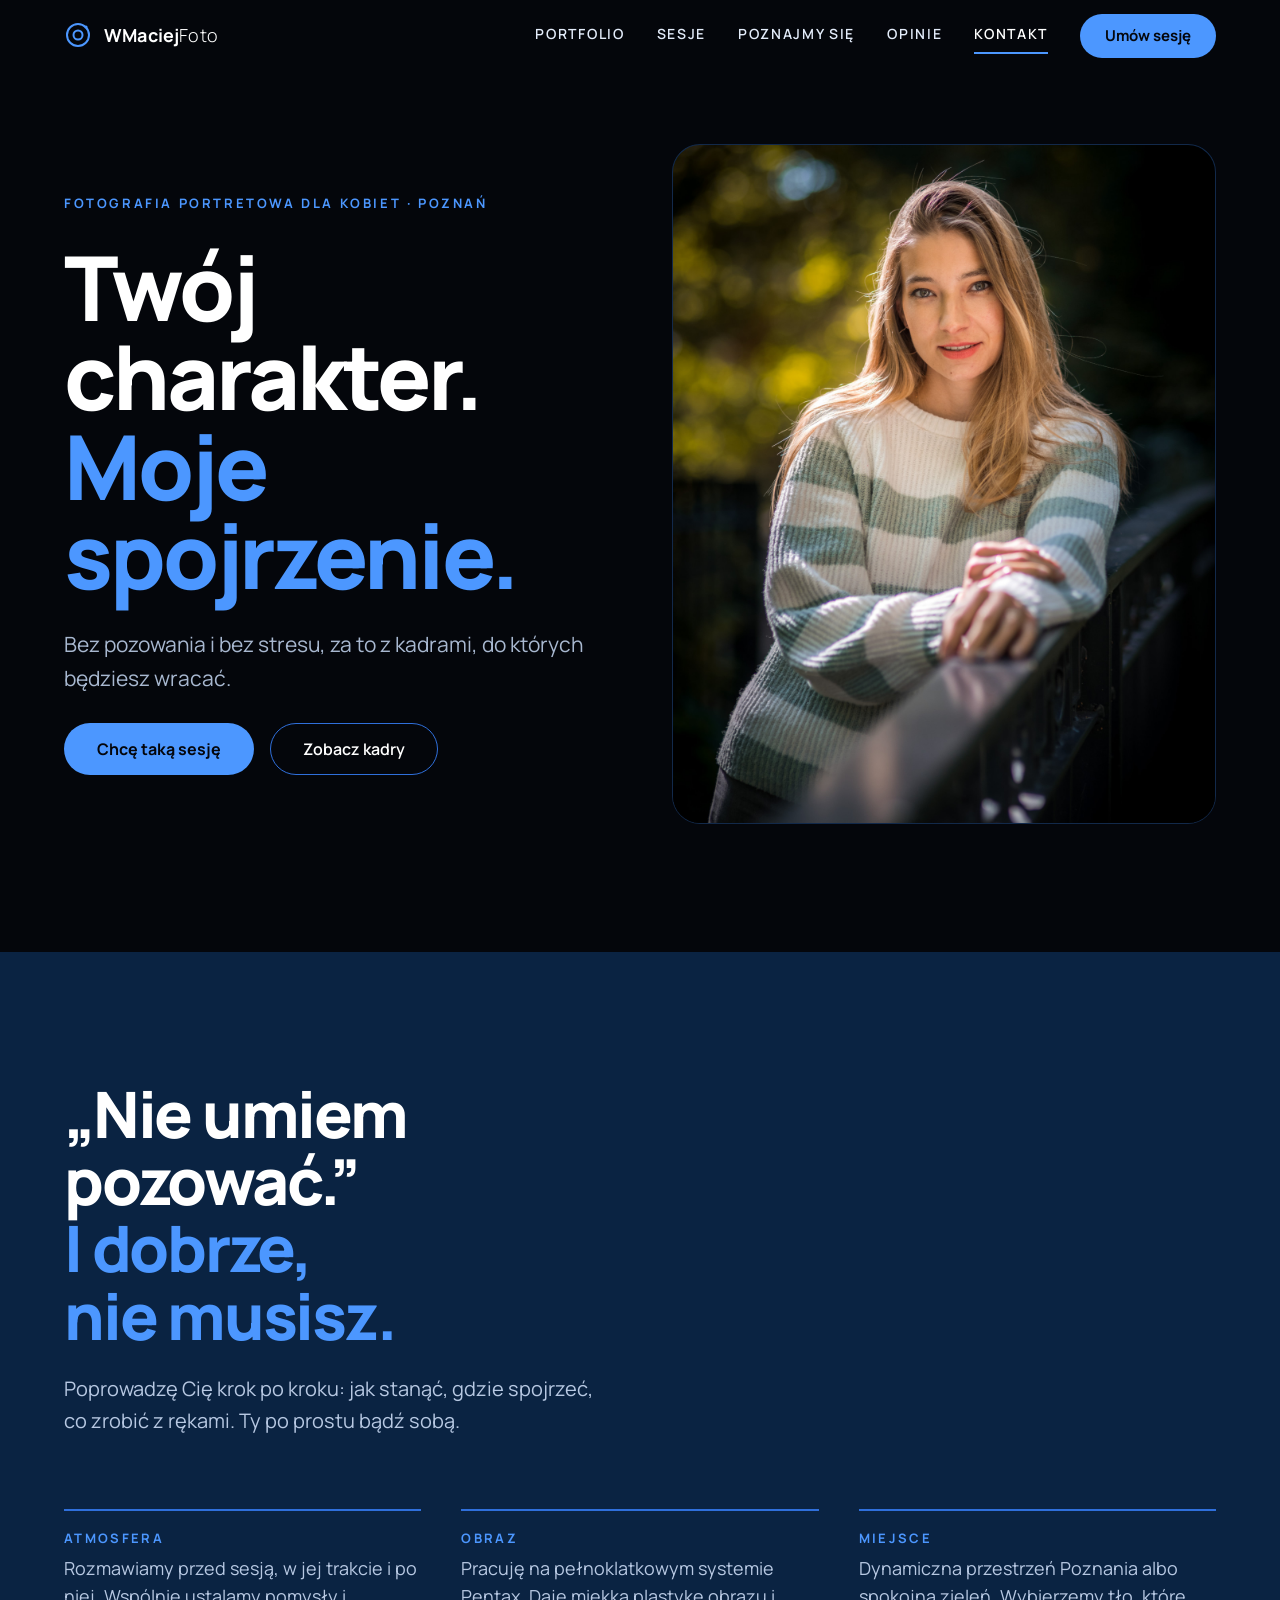
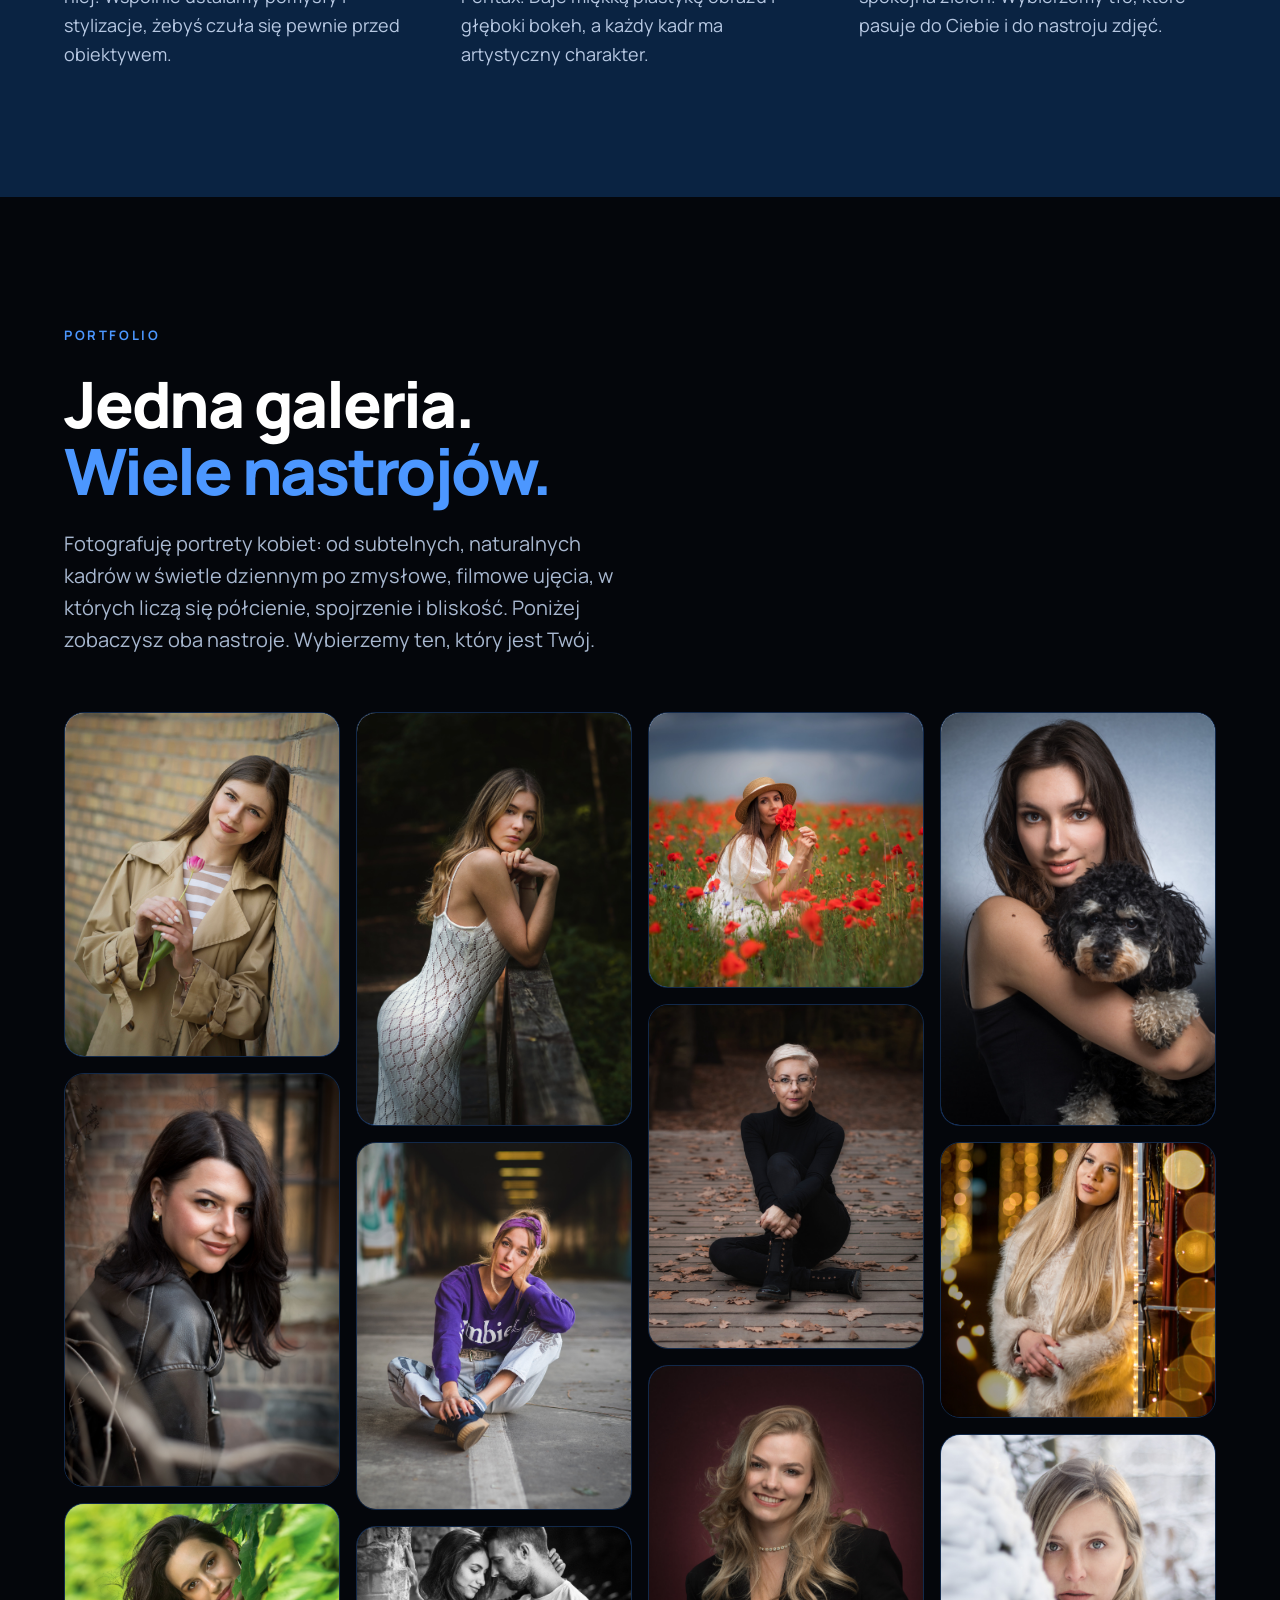
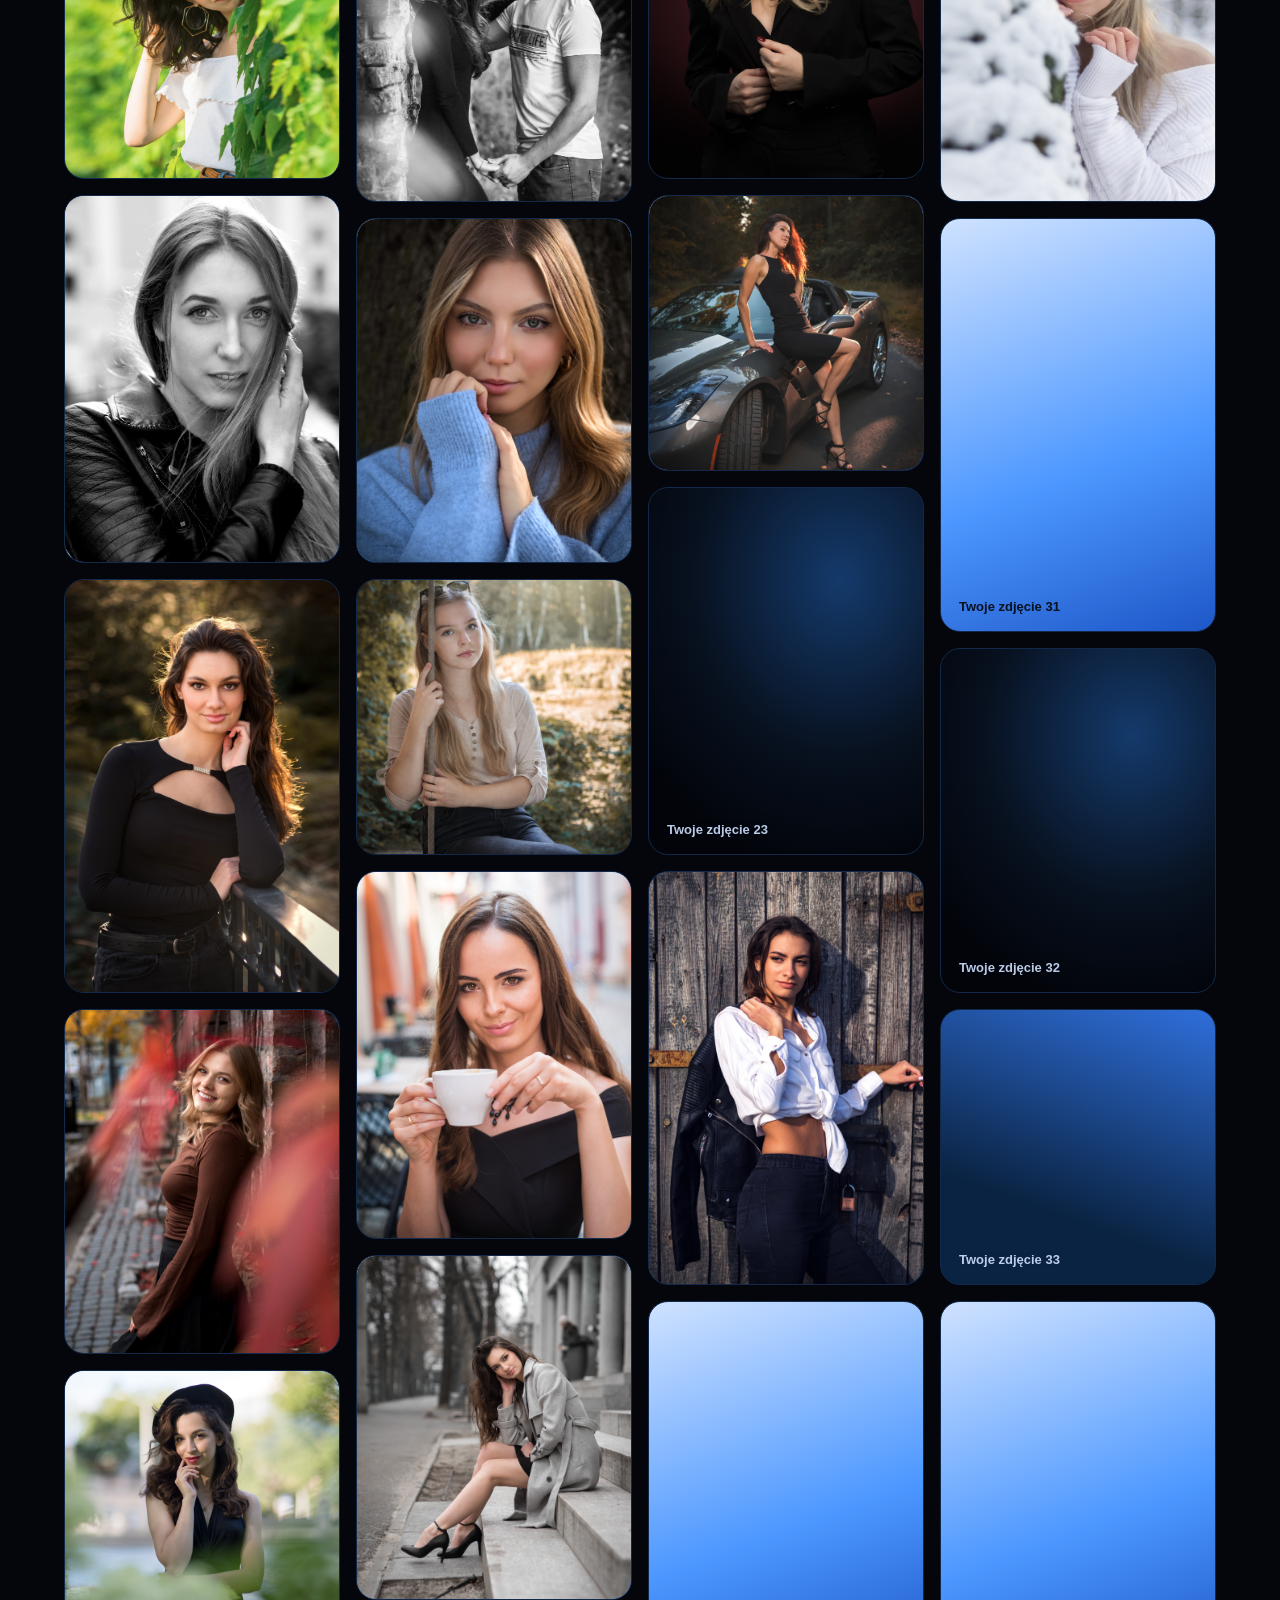
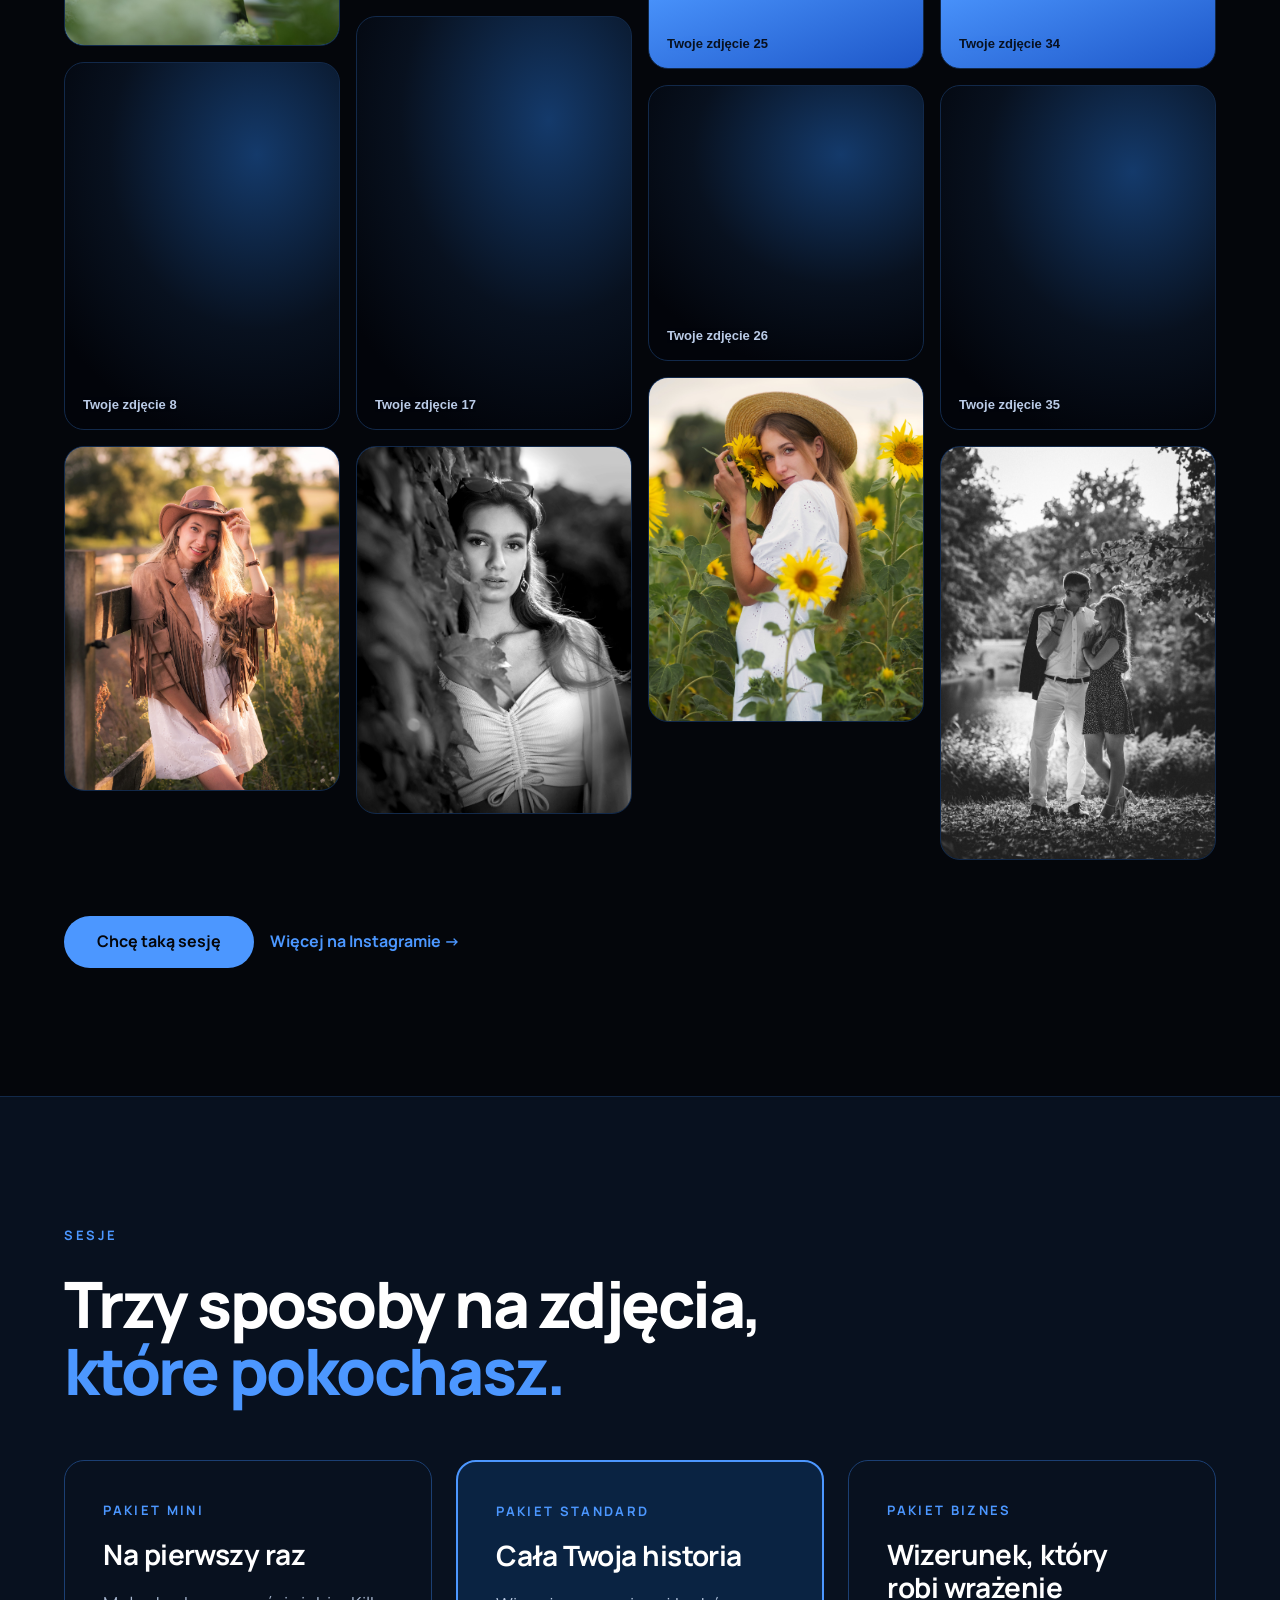
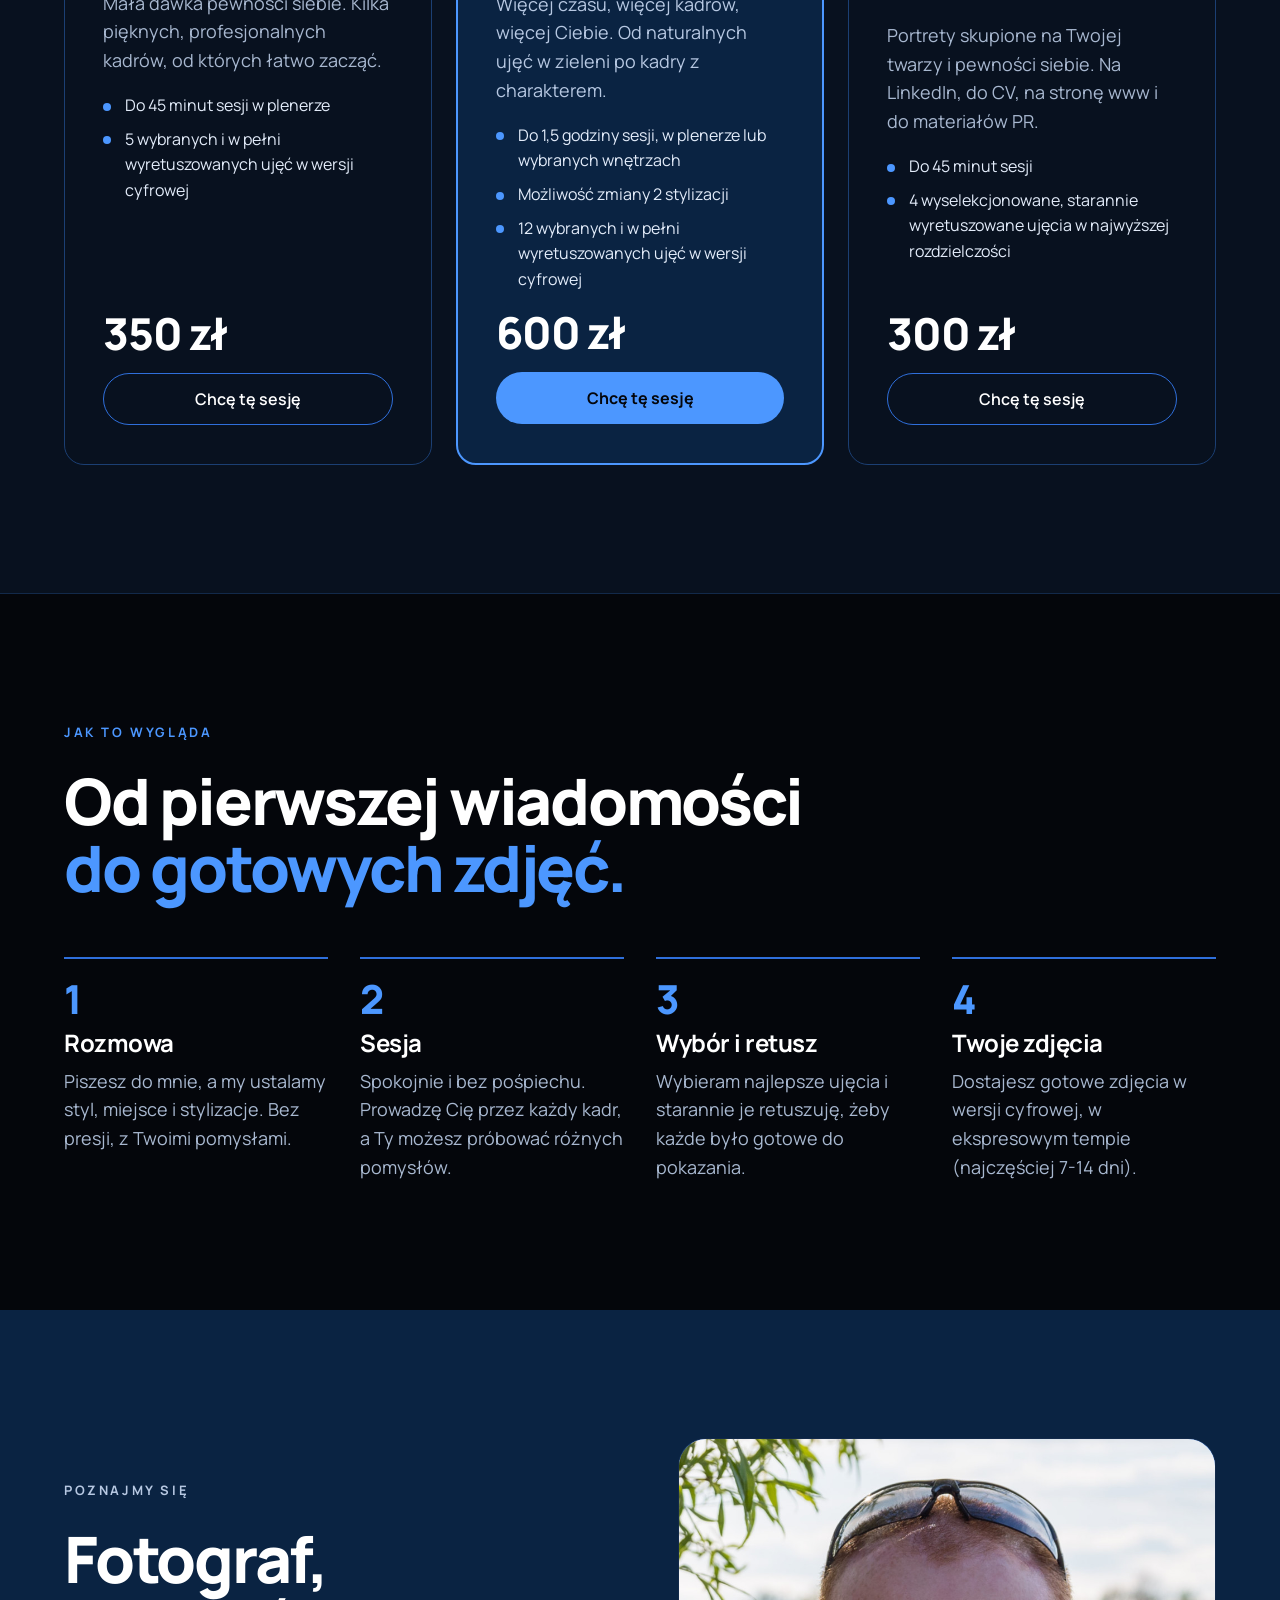
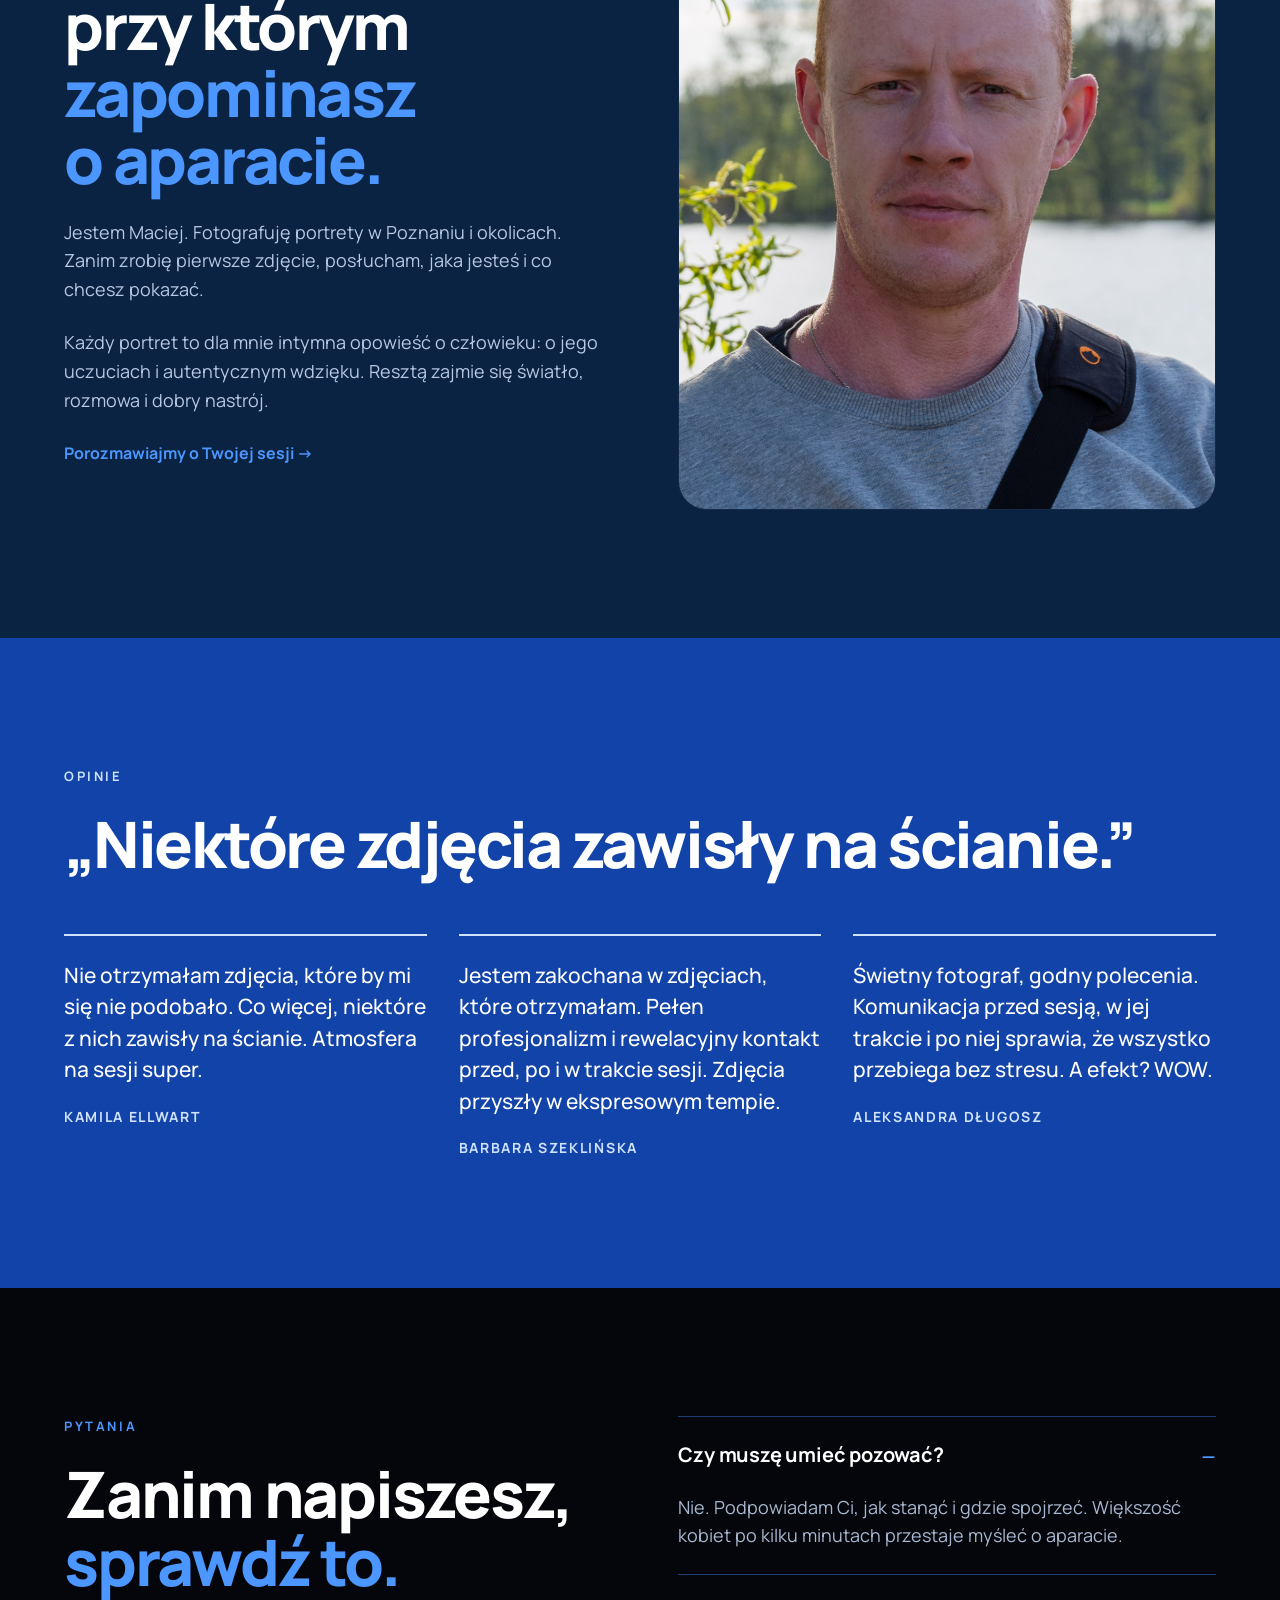
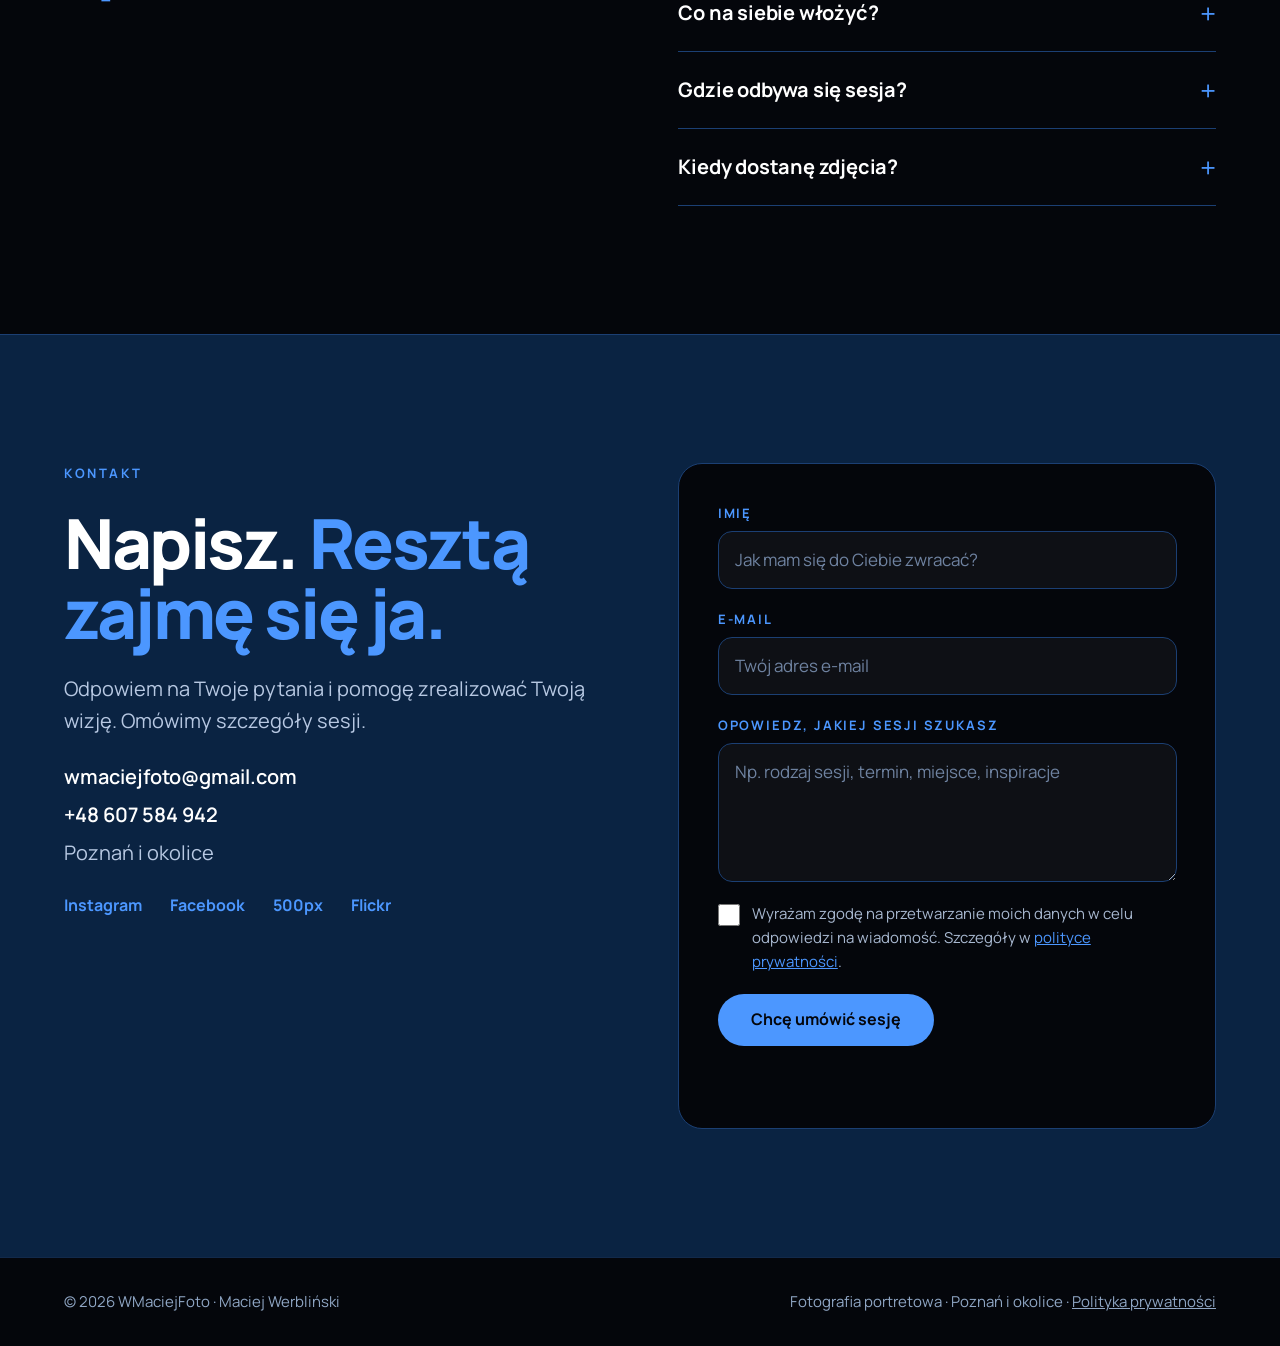
<file: index.html>
<!DOCTYPE html>
<html lang="pl">
<head>
  <meta charset="utf-8">
  <meta name="viewport" content="width=device-width, initial-scale=1">

  <!-- EDYTUJ: tytuł karty w przeglądarce i opis, który widać w Google -->
  <title>WMaciejFoto | Fotografia portretowa dla kobiet, Poznań</title>
  <meta name="description" content="Portrety dla kobiet w Poznaniu i okolicach. Sesje bez pozowania i bez stresu: naturalne i filmowe kadry, do których będziesz wracać. Umów sesję z Maciejem Werblińskim.">
  <meta name="theme-color" content="#04060B">
  <link rel="icon" href="favicon.svg" type="image/svg+xml">

  <!-- EDYTUJ PO PUBLIKACJI: zamień TWOJA-DOMENA.pl na prawdziwy adres strony (tu i w danych strukturalnych niżej) -->
  <link rel="canonical" href="https://wmaciejfoto.pl/">
  <meta property="og:type" content="website">
  <meta property="og:locale" content="pl_PL">
  <meta property="og:site_name" content="WMaciejFoto">
  <meta property="og:title" content="WMaciejFoto | Fotografia portretowa dla kobiet, Poznań">
  <meta property="og:description" content="Twój charakter. Moje spojrzenie. Bez pozowania i bez stresu, za to z kadrami, do których będziesz wracać.">
  <meta property="og:url" content="https://wmaciejfoto.pl/">
  <meta property="og:image" content="https://raw.githubusercontent.com/wmaciejfoto-hub/moja-strona-www/main/images/hero.jpg">
<meta property="og:image:width" content="1200">
<meta property="og:image:height" content="630">
  <meta name="twitter:card" content="summary_large_image">

  <link rel="preconnect" href="https://fonts.googleapis.com">
  <link rel="preconnect" href="https://fonts.gstatic.com" crossorigin>
  <link rel="stylesheet" href="https://fonts.googleapis.com/css2?family=Manrope:wght@300;400;500;600;700;800&display=swap">
  <link rel="stylesheet" href="css/style.css">
  <script>document.documentElement.classList.add('js');</script>

  <!-- Dane dla Google (lokalny fotograf). EDYTUJ PO PUBLIKACJI: adres strony i zdjęcia -->
  <script type="application/ld+json">
  {
    "@context": "https://schema.org",
    "@type": "Photographer",
    "name": "WMaciejFoto – Maciej Werbliński",
    "url": "https://wmaciejfoto.pl/",
    "image": "https://wmaciejfoto.pl/images/hero.jpg",
    "email": "wmaciejfoto@gmail.com",
    "telephone": "+48607584942",
    "address": { "@type": "PostalAddress", "addressLocality": "Poznań", "addressCountry": "PL" },
    "areaServed": "Poznań i okolice",
    "priceRange": "300–600 zł",
    "sameAs": [
      "https://www.instagram.com/maciej.werblinski_foto/",
      "https://www.facebook.com/MaciejWerblinskiFotografia",
      "https://500px.com/p/radon07?view=photos",
      "https://www.flickr.com/photos/132861185@N04/"
    ]
  }
  </script>
</head>
<body>
  <a class="skip-link" href="#tresc">Przejdź do treści</a>

  <!-- ================= PASEK U GÓRY: logo + menu ================= -->
  <header class="site-header">
    <div class="container header-inner">
      <a class="brand" href="#start" aria-label="WMaciejFoto – początek strony">
        <!-- Logo (SVG): pierścień jak obiektyw. Kolor zmienisz w css/style.css (--accent) -->
        <svg class="brand-mark" viewBox="0 0 28 28" width="28" height="28" fill="none" stroke="currentColor" stroke-width="2" aria-hidden="true">
          <circle cx="14" cy="14" r="11"/>
          <circle cx="14" cy="14" r="4.5"/>
          <circle cx="22" cy="6" r="1.6" fill="currentColor" stroke="none"/>
        </svg>
        <span class="brand-name"><b>WMaciej</b><i>Foto</i></span>
      </a>

      <button class="nav-toggle" type="button" aria-expanded="false" aria-controls="nav" aria-label="Otwórz menu">
        <span></span><span></span><span></span>
      </button>

      <nav class="nav" id="nav" aria-label="Główne menu">
        <!-- EDYTUJ: nazwy linków w menu -->
        <a href="#portfolio">Portfolio</a>
        <a href="#sesje">Sesje</a>
        <a href="#o-mnie">Poznajmy się</a>
        <a href="#opinie">Opinie</a>
        <a href="#kontakt">Kontakt</a>
        <a class="btn btn-primary" href="#kontakt">Umów sesję</a>
      </nav>
    </div>
  </header>

  <main id="tresc">

    <!-- ================= HERO ================= -->
    <section class="hero bg-black" id="start">
      <div class="container hero-grid">
        <div class="stack reveal" style="gap:28px">
          <!-- EDYTUJ: teksty na górze strony -->
          <p class="eyebrow">Fotografia portretowa dla kobiet · Poznań</p>
          <h1>Twój charakter. <span class="accent">Moje spojrzenie.</span></h1>
          <p class="lead">Bez pozowania i bez stresu, za to z kadrami, do których będziesz wracać.</p>
          <div class="btn-row">
            <a class="btn btn-primary" href="#kontakt">Chcę taką sesję</a>
            <a class="btn btn-ghost" href="#portfolio">Zobacz kadry</a>
          </div>
        </div>

        <figure class="hero-photo reveal">
          <!-- EDYTUJ: zdjęcie główne = plik images/hero.jpg (pionowe, ok. 1600×2000 px). Opis w alt zmień na opis swojego zdjęcia. -->
          <span class="ph" data-label="Tu trafi Twoje najlepsze zdjęcie portretowe (images/hero.jpg)" style="--ar:4/5">
            <img src="images/hero.jpg" alt="Portret kobiety w miękkim świetle, fotografia WMaciejFoto" width="1200" height="1500" fetchpriority="high" decoding="async" onerror="this.hidden=true">
          </span>
        </figure>
      </div>
    </section>

    <!-- ================= OBAWY ================= -->
    <section class="section bg-deep" id="podejscie">
      <div class="container stack" style="gap:clamp(40px,6vw,72px)">
        <div class="stack reveal" style="max-width:34rem">
          <!-- EDYTUJ: nagłówek i tekst -->
          <h2>„Nie umiem pozować.” <span class="accent">I dobrze, nie musisz.</span></h2>
          <p class="lead" style="color:#B7C8E2">Poprowadzę Cię krok po kroku: jak stanąć, gdzie spojrzeć, co zrobić z rękami. Ty po prostu bądź sobą.</p>
        </div>
        <div class="cols-3 reveal">
          <div class="col">
            <h3>Atmosfera</h3>
            <p>Rozmawiamy przed sesją, w jej trakcie i po niej. Wspólnie ustalamy pomysły i stylizacje, żebyś czuła się pewnie przed obiektywem.</p>
          </div>
          <div class="col">
            <h3>Obraz</h3>
            <p>Pracuję na pełnoklatkowym systemie Pentax. Daje miękką plastykę obrazu i głęboki bokeh, a każdy kadr ma artystyczny charakter.</p>
          </div>
          <div class="col">
            <h3>Miejsce</h3>
            <p>Dynamiczna przestrzeń Poznania albo spokojna zieleń. Wybierzemy tło, które pasuje do Ciebie i do nastroju zdjęć.</p>
          </div>
        </div>
      </div>
    </section>

    <!-- ================= PORTFOLIO (jedna galeria) ================= -->
    <section class="section bg-black" id="portfolio">
      <div class="container stack" style="gap:clamp(36px,5vw,56px)">
        <div class="stack reveal" style="max-width:36rem">
          <p class="eyebrow">Portfolio</p>
          <!-- EDYTUJ: nagłówek i opis portfolio -->
          <h2>Jedna galeria. <span class="accent">Wiele nastrojów.</span></h2>
          <p class="lead">Fotografuję portrety kobiet: od subtelnych, naturalnych kadrów w świetle dziennym po zmysłowe, filmowe ujęcia, w których liczą się półcienie, spojrzenie i bliskość. Poniżej zobaczysz oba nastroje. Wybierzemy ten, który jest Twój.</p>
        </div>

        <!--
          EDYTUJ: GALERIA. Każde zdjęcie to jeden blok <li>…</li>.
          - Podmień pliki w folderze images/ (galeria-01.jpg … galeria-12.jpg), kod zostaje bez zmian.
          - Masz mniej zdjęć? Usuń niepotrzebne bloki <li>…</li> w całości.
          - Zmień opis w alt="…" na krótki opis zdjęcia (ważne dla Google i osób niewidzących).
          - --ar to proporcje zastępnika (np. 4/5 = pionowe, 1/1 = kwadrat).
        -->
        <ul class="gallery" aria-label="Galeria zdjęć">
          <li><button type="button" class="g-item" aria-label="Powiększ zdjęcie 1"><span class="ph" data-label="Twoje zdjęcie 1" style="--ar:4/5"><img src="images/galeria-01.jpg" alt="Subtelny portret naturalny kobiety z tulipanem" width="1200" height="1500" loading="lazy" decoding="async" onerror="this.hidden=true"></span></button></li>
          <li><button type="button" class="g-item" aria-label="Powiększ zdjęcie 2"><span class="ph" data-label="Twoje zdjęcie 2" style="--ar:2/3"><img src="images/galeria-02.jpg" alt="Kobieca sesja portretowa w plenerze, portret brunetki w miękkim świetle" width="1000" height="1500" loading="lazy" decoding="async" onerror="this.hidden=true"></span></button></li>
          <li><button type="button" class="g-item" aria-label="Powiększ zdjęcie 3"><span class="ph" data-label="Twoje zdjęcie 3" style="--ar:1/1"><img src="images/galeria-03.jpg" alt="Naturalny portret kobiety w zieleni – plenerowa sesja kobieca Poznań" width="1200" height="1200" loading="lazy" decoding="async" onerror="this.hidden=true"></span></button></li>
          <li><button type="button" class="g-item" aria-label="Powiększ zdjęcie 4"><span class="ph" data-label="Twoje zdjęcie 4" style="--ar:3/4"><img src="images/galeria-04.jpg" alt="Czarno-biały portret kobiety w skórzanej kurtce" width="1200" height="1600" loading="lazy" decoding="async" onerror="this.hidden=true"></span></button></li>
          <li><button type="button" class="g-item" aria-label="Powiększ zdjęcie 5"><span class="ph" data-label="Twoje zdjęcie 5" style="--ar:2/3"><img src="images/galeria-05.jpg" alt="Portret kobiety w czarnej bluzce z ciepłym światłem kontrowym" width="1000" height="1500" loading="lazy" decoding="async" onerror="this.hidden=true"></span></button></li>
          <li><button type="button" class="g-item" aria-label="Powiększ zdjęcie 6"><span class="ph" data-label="Twoje zdjęcie 6" style="--ar:4/5"><img src="images/galeria-06.jpg" alt="Portret w miejskiej przestrzeni Poznania" width="1200" height="1500" loading="lazy" decoding="async" onerror="this.hidden=true"></span></button></li>
          <li><button type="button" class="g-item" aria-label="Powiększ zdjęcie 7"><span class="ph" data-label="Twoje zdjęcie 7" style="--ar:1/1"><img src="images/galeria-07.jpg" alt="Elegancka sesja kobieca w stylu retro – portret modelki w czarnym berecie i czerwonej szmince, Poznań plener" width="1200" height="1200" loading="lazy" decoding="async" onerror="this.hidden=true"></span></button></li>
          <li><button type="button" class="g-item" aria-label="Powiększ zdjęcie 8"><span class="ph" data-label="Twoje zdjęcie 8" style="--ar:3/4"><img src="images/galeria-08.jpg" alt="Mocna sesja wizerunkowa w klimacie industrialnym, kadr w surowym wnętrzu z graffiti i motywem bejsbola" width="1200" height="1600" loading="lazy" decoding="async" onerror="this.hidden=true"></span></button></li>
          <li><button type="button" class="g-item" aria-label="Powiększ zdjęcie 9"><span class="ph" data-label="Twoje zdjęcie 9" style="--ar:4/5"><img src="images/galeria-09.jpg" alt="Klimatyczny portret kobiety w stylu country o zachodzie słońca, sielski kadr przy drewnianym płocie" width="1200" height="1500" loading="lazy" decoding="async" onerror="this.hidden=true"></span></button></li>
          <li><button type="button" class="g-item" aria-label="Powiększ zdjęcie 10"><span class="ph" data-label="Twoje zdjęcie 10" style="--ar:2/3"><img src="images/galeria-10.jpg" alt="portret modelki w białej ażurowej sukience na drewnianym pomoście w lesie" width="1000" height="1500" loading="lazy" decoding="async" onerror="this.hidden=true"></span></button></li>
          <li><button type="button" class="g-item" aria-label="Powiększ zdjęcie 11"><span class="ph" data-label="Twoje zdjęcie 11" style="--ar:3/4"><img src="images/galeria-11.jpg" alt="Miejska sesja lifestylowa w Poznaniu – portret dziewczyny w fioletowej bluzie w stylu streetwear siedzącej w tunelu" width="1200" height="1600" loading="lazy" decoding="async" onerror="this.hidden=true"></span></button></li>
          <li><button type="button" class="g-item" aria-label="Powiększ zdjęcie 12"><span class="ph" data-label="Twoje zdjęcie 12" style="--ar:1/1"><img src="images/galeria-12.jpg" alt="Czarno-biała sesja dla par w Poznaniu – romantyczny portret zakochanych przy ceglanym murze" width="1200" height="1200" loading="lazy" decoding="async" onerror="this.hidden=true"></span></button></li>
          <li><button type="button" class="g-item" aria-label="Powiększ zdjęcie 13"><span class="ph" data-label="Twoje zdjęcie 13" style="--ar:4/5"><img src="images/galeria-13.jpg" alt="Klasyczny kobiecy headshot w plenerze, autentyczna fotografia portretowa z naturalnym spojrzeniem" width="1200" height="1500" loading="lazy" decoding="async" onerror="this.hidden=true"></span></button></li>
          <li><button type="button" class="g-item" aria-label="Powiększ zdjęcie 14"><span class="ph" data-label="Twoje zdjęcie 14" style="--ar:1/1"><img src="images/galeria-14.jpg" alt="Klimatyczny portret plenerowy kobiety w jasnej bluzce, lifestylowe ujęcie z miękkim letnim światłem" width="1200" height="1200" loading="lazy" decoding="async" onerror="this.hidden=true"></span></button></li>
          <li><button type="button" class="g-item" aria-label="Powiększ zdjęcie 15"><span class="ph" data-label="Twoje zdjęcie 15" style="--ar:3/4"><img src="images/galeria-15.jpg" alt="Kobieca sesja wizerunkowa – portret modelki z filiżanką kawy w ogródku kawiarnianym" width="1200" height="1600" loading="lazy" decoding="async" onerror="this.hidden=true"></span></button></li>
          <li><button type="button" class="g-item" aria-label="Powiększ zdjęcie 16"><span class="ph" data-label="Twoje zdjęcie 16" style="--ar:4/5"><img src="images/galeria-16.jpg" alt="Elegancka sesja kobieca – portret modelki w szarym płaszczu na schodach" width="1200" height="1500" loading="lazy" decoding="async" onerror="this.hidden=true"></span></button></li>
          <li><button type="button" class="g-item" aria-label="Powiększ zdjęcie 17"><span class="ph" data-label="Twoje zdjęcie 17" style="--ar:2/3"><img src="images/galeria-17.jpg" alt="Zmysłowa sesja kobieca w makach o zachodzie słońca – portret modelki w czerwonej sukni, plener" width="1000" height="1500" loading="lazy" decoding="async" onerror="this.hidden=true"></span></button></li>
          <li><button type="button" class="g-item" aria-label="Powiększ zdjęcie 18"><span class="ph" data-label="Twoje zdjęcie 18" style="--ar:3/4"><img src="images/galeria-18.jpg" alt="Naturalna czarno-biała sesja kobieca – lifestylowy portret dziewczyny w jeansach i trampkach" width="1200" height="1600" loading="lazy" decoding="async" onerror="this.hidden=true"></span></button></li>
          <li><button type="button" class="g-item" aria-label="Powiększ zdjęcie 19"><span class="ph" data-label="Twoje zdjęcie 19" style="--ar:1/1"><img src="images/galeria-19.jpg" alt="Artystyczny portret kobiety w polu makowym na tle burzowego nieba" width="1200" height="1200" loading="lazy" decoding="async" onerror="this.hidden=true"></span></button></li>
          <li><button type="button" class="g-item" aria-label="Powiększ zdjęcie 20"><span class="ph" data-label="Twoje zdjęcie 20" style="--ar:4/5"><img src="images/galeria-20.jpg" alt="Profesjonalna kobieca sesja wizerunkowa – portret kobiety w czarnym golfie na drewnianym pomoście" width="1200" height="1500" loading="lazy" decoding="async" onerror="this.hidden=true"></span></button></li>
          <li><button type="button" class="g-item" aria-label="Powiększ zdjęcie 21"><span class="ph" data-label="Twoje zdjęcie 21" style="--ar:2/3"><img src="images/galeria-21.jpg" alt="Studyjna sesja biznesowa dla kobiet w Poznaniu – elegancki portret wizerunkowy w czarnym garniturze" width="1000" height="1500" loading="lazy" decoding="async" onerror="this.hidden=true"></span></button></li>
          <li><button type="button" class="g-item" aria-label="Powiększ zdjęcie 22"><span class="ph" data-label="Twoje zdjęcie 22" style="--ar:1/1"><img src="images/galeria-22.jpg" alt="Ekskluzywna sesja kobieca z samochodem sportowym – portret modelki w czarnej sukience na masce auta" width="1200" height="1200" loading="lazy" decoding="async" onerror="this.hidden=true"></span></button></li>
          <li><button type="button" class="g-item" aria-label="Powiększ zdjęcie 23"><span class="ph" data-label="Twoje zdjęcie 23" style="--ar:3/4"><img src="images/galeria-23.jpg" alt="Wiosenna sesja kobieca w kwitnącym sadzie – bliski portret uśmiechniętej modelki wśród białych kwiatów" width="1200" height="1600" loading="lazy" decoding="async" onerror="this.hidden=true"></span></button></li>
          <li><button type="button" class="g-item" aria-label="Powiększ zdjęcie 24"><span class="ph" data-label="Twoje zdjęcie 24" style="--ar:2/3"><img src="images/galeria-24.jpg" alt="Naturalny portret kobiety w ramonesce i wiązanej koszuli, kadr z mocnym bocznym światłem w rustykalnym plenerze" width="1000" height="1500" loading="lazy" decoding="async" onerror="this.hidden=true"></span></button></li>
          <li><button type="button" class="g-item" aria-label="Powiększ zdjęcie 25"><span class="ph" data-label="Twoje zdjęcie 25" style="--ar:3/4"><img src="images/galeria-25.jpg" alt="Minimalistyczny portret kobiety w stylu buduarowym, czarno-biały kadr studyjny z miękkim modelowaniem światłem" width="1200" height="1600" loading="lazy" decoding="async" onerror="this.hidden=true"></span></button></li>
          <li><button type="button" class="g-item" aria-label="Powiększ zdjęcie 26"><span class="ph" data-label="Twoje zdjęcie 26" style="--ar:1/1"><img src="images/galeria-26.jpg" alt="Sesja kobieca w stylu glamour – portret modelki w złotej cekinowej sukni przy kamiennej kolumnie" width="1200" height="1200" loading="lazy" decoding="async" onerror="this.hidden=true"></span></button></li>
          <li><button type="button" class="g-item" aria-label="Powiększ zdjęcie 27"><span class="ph" data-label="Twoje zdjęcie 27" style="--ar:4/5"><img src="images/galeria-27.jpg" alt="Artystyczny portret plenerowy kobiety w polu słoneczników, letni kadr z miękkim światłem i rozmytym tłem" width="1200" height="1500" loading="lazy" decoding="async" onerror="this.hidden=true"></span></button></li>
          <li><button type="button" class="g-item" aria-label="Powiększ zdjęcie 28"><span class="ph" data-label="Twoje zdjęcie 28" style="--ar:2/3"><img src="images/galeria-28.jpg" alt="Bliski portret dziewczyny z psem maltipoo, klasyczne ujęcie studyjne na szarym tle z miękkim oświetleniem" width="1000" height="1500" loading="lazy" decoding="async" onerror="this.hidden=true"></span></button></li>
          <li><button type="button" class="g-item" aria-label="Powiększ zdjęcie 29"><span class="ph" data-label="Twoje zdjęcie 29" style="--ar:1/1"><img src="images/galeria-29.jpg" alt="Zimowa sesja świąteczna w Poznaniu – nocny portret dziewczyny w jasnym futerku wśród złotych iluminacji miejskich" width="1200" height="1200" loading="lazy" decoding="async" onerror="this.hidden=true"></span></button></li>
          <li><button type="button" class="g-item" aria-label="Powiększ zdjęcie 30"><span class="ph" data-label="Twoje zdjęcie 30" style="--ar:3/4"><img src="images/galeria-30.jpg" alt="Kobiecy portret plenerowy w zimowej scenerii, jasny kadr z naturalnym ramowaniem przez gałęzie w śniegu" width="1200" height="1600" loading="lazy" decoding="async" onerror="this.hidden=true"></span></button></li>
          <li><button type="button" class="g-item" aria-label="Powiększ zdjęcie 31"><span class="ph" data-label="Twoje zdjęcie 31" style="--ar:2/3"><img src="images/galeria-31.jpg" alt="Kobiecy portret w surowym klimacie miejskim, autentyczna fotografia pełna energii" width="1000" height="1500" loading="lazy" decoding="async" onerror="this.hidden=true"></span></button></li>
          <li><button type="button" class="g-item" aria-label="Powiększ zdjęcie 32"><span class="ph" data-label="Twoje zdjęcie 32" style="--ar:4/5"><img src="images/galeria-32.jpg" alt="Malarski portret kobiety w otoczeniu różowych kwiatów, artystyczny kadr plenerowy z miękkim światłem kontrowym" width="1200" height="1500" loading="lazy" decoding="async" onerror="this.hidden=true"></span></button></li>
          <li><button type="button" class="g-item" aria-label="Powiększ zdjęcie 33"><span class="ph" data-label="Twoje zdjęcie 33" style="--ar:1/1"><img src="images/galeria-33.jpg" alt="Zimowa sesja plenerowa – portret dziewczyny w białym swetrze i czapce w sypiącym śniegu" width="1200" height="1200" loading="lazy" decoding="async" onerror="this.hidden=true"></span></button></li>
          <li><button type="button" class="g-item" aria-label="Powiększ zdjęcie 34"><span class="ph" data-label="Twoje zdjęcie 34" style="--ar:3/4"><img src="images/galeria-34.jpg" alt="Malarski portret kobiecy o charakterze fine art, delikatne ujęcie plenerowe w miękkim świetle, WMaciejFoto" width="1200" height="1600" loading="lazy" decoding="async" onerror="this.hidden=true"></span></button></li>
          <li><button type="button" class="g-item" aria-label="Powiększ zdjęcie 35"><span class="ph" data-label="Twoje zdjęcie 35" style="--ar:4/5"><img src="images/galeria-35.jpg" alt="Klimatyczny portret rudowłosej dziewczyny w otoczeniu zieleni, kadr z bliska z naturalnym ramowaniem przez liście" width="1200" height="1500" loading="lazy" decoding="async" onerror="this.hidden=true"></span></button></li>
          <li><button type="button" class="g-item" aria-label="Powiększ zdjęcie 36"><span class="ph" data-label="Twoje zdjęcie 36" style="--ar:2/3"><img src="images/galeria-36.jpg" alt="Letnia sesja dla par w klimacie retro, czarno-biała fotografia zakochanych pełna naturalnych emocji" width="1000" height="1500" loading="lazy" decoding="async" onerror="this.hidden=true"></span></button></li>
        </ul>

        <div class="btn-row reveal">
          <a class="btn btn-primary" href="#kontakt">Chcę taką sesję</a>
          <a class="link-arrow" href="https://www.instagram.com/maciej.werblinski_foto/" target="_blank" rel="noopener">Więcej na Instagramie →</a>
        </div>
      </div>
    </section>

    <!-- ================= SESJE (pakiety i ceny) ================= -->
    <section class="section bg-navy" id="sesje">
      <div class="container stack" style="gap:clamp(36px,5vw,56px)">
        <div class="stack reveal">
          <p class="eyebrow">Sesje</p>
          <h2>Trzy sposoby na zdjęcia, <span class="accent">które pokochasz.</span></h2>
        </div>

        <!--
          EDYTUJ: CENY I OPISY PAKIETÓW. Wszystkie trzy pakiety są poniżej, w jednym miejscu.
          Cenę zmienisz w linii <p class="price">…</p>, a punkty listy w <li>…</li>.
        -->
        <div class="cards reveal">

          <article class="card">
            <p class="pack">Pakiet Mini</p>
            <h3>Na pierwszy raz</h3>
            <p class="desc">Mała dawka pewności siebie. Kilka pięknych, profesjonalnych kadrów, od których łatwo zacząć.</p>
            <ul>
              <li>Do 45 minut sesji w plenerze</li>
              <li>5 wybranych i w pełni wyretuszowanych ujęć w wersji cyfrowej</li>
            </ul>
            <p class="price">350 zł</p>
            <a class="btn btn-ghost" href="#kontakt">Chcę tę sesję</a>
          </article>

          <article class="card card-featured">
            <p class="pack">Pakiet Standard</p>
            <h3>Cała Twoja historia</h3>
            <p class="desc">Więcej czasu, więcej kadrów, więcej Ciebie. Od naturalnych ujęć w zieleni po kadry z charakterem.</p>
            <ul>
              <li>Do 1,5 godziny sesji, w plenerze lub wybranych wnętrzach</li>
              <li>Możliwość zmiany 2 stylizacji</li>
              <li>12 wybranych i w pełni wyretuszowanych ujęć w wersji cyfrowej</li>
            </ul>
            <p class="price">600 zł</p>
            <a class="btn btn-primary" href="#kontakt">Chcę tę sesję</a>
          </article>

          <article class="card">
            <p class="pack">Pakiet Biznes</p>
            <h3>Wizerunek, który robi wrażenie</h3>
            <p class="desc">Portrety skupione na Twojej twarzy i pewności siebie. Na LinkedIn, do CV, na stronę www i do materiałów PR.</p>
            <ul>
              <li>Do 45 minut sesji</li>
              <li>4 wyselekcjonowane, starannie wyretuszowane ujęcia w najwyższej rozdzielczości</li>
            </ul>
            <p class="price">300 zł</p>
            <a class="btn btn-ghost" href="#kontakt">Chcę tę sesję</a>
          </article>

        </div>
      </div>
    </section>

    <!-- ================= JAK TO WYGLĄDA ================= -->
    <section class="section bg-black" id="jak">
      <div class="container stack" style="gap:clamp(36px,5vw,56px)">
        <div class="stack reveal">
          <p class="eyebrow">Jak to wygląda</p>
          <h2>Od pierwszej wiadomości <span class="accent">do gotowych zdjęć.</span></h2>
        </div>
        <ol class="steps reveal" style="list-style:none;margin:0;padding:0">
          <li class="step">
            <span class="num" aria-hidden="true">1</span>
            <h3>Rozmowa</h3>
            <p>Piszesz do mnie, a my ustalamy styl, miejsce i stylizacje. Bez presji, z Twoimi pomysłami.</p>
          </li>
          <li class="step">
            <span class="num" aria-hidden="true">2</span>
            <h3>Sesja</h3>
            <p>Spokojnie i bez pośpiechu. Prowadzę Cię przez każdy kadr, a Ty możesz próbować różnych pomysłów.</p>
          </li>
          <li class="step">
            <span class="num" aria-hidden="true">3</span>
            <h3>Wybór i retusz</h3>
            <p>Wybieram najlepsze ujęcia i starannie je retuszuję, żeby każde było gotowe do pokazania.</p>
          </li>
          <li class="step">
            <span class="num" aria-hidden="true">4</span>
            <h3>Twoje zdjęcia</h3>
            <!-- EDYTUJ: wpisz, w ile dni wysyłasz zdjęcia, i usuń nawias [UZUPEŁNIJ …] -->
            <p>Dostajesz gotowe zdjęcia w wersji cyfrowej, w ekspresowym tempie (najczęściej 7-14 dni).</p>
          </li>
        </ol>
      </div>
    </section>

    <!-- ================= POZNAJMY SIĘ ================= -->
    <section class="section bg-deep" id="o-mnie">
      <div class="container about-grid">
        <div class="stack reveal">
          <p class="eyebrow">Poznajmy się</p>
          <h2>Fotograf, przy którym <span class="accent">zapominasz o aparacie.</span></h2>
          <p>Jestem Maciej. Fotografuję portrety w Poznaniu i okolicach. Zanim zrobię pierwsze zdjęcie, posłucham, jaka jesteś i co chcesz pokazać.</p>
          <p>Każdy portret to dla mnie intymna opowieść o człowieku: o jego uczuciach i autentycznym wdzięku. Resztą zajmie się światło, rozmowa i dobry nastrój.</p>
          <p><a class="link-arrow" href="#kontakt">Porozmawiajmy o Twojej sesji →</a></p>
        </div>
        <figure class="about-photo reveal">
          <!-- EDYTUJ: Twój portret = plik images/portret.jpg (pionowy, ok. 1200×1500 px) -->
          <span class="ph" data-label="Tu pojawi się Twój portret (images/portret.jpg)" style="--ar:4/5">
            <img src="images/portret.jpg" alt="Maciej Werbliński, fotograf portretowy z Poznania" width="1200" height="1500" loading="lazy" decoding="async" onerror="this.hidden=true">
          </span>
        </figure>
      </div>
    </section>

    <!-- ================= OPINIE ================= -->
    <section class="section bg-royal" id="opinie">
      <div class="container stack" style="gap:clamp(36px,5vw,56px)">
        <div class="stack reveal">
          <p class="eyebrow eyebrow-ice">Opinie</p>
          <h2>„Niektóre zdjęcia zawisły na ścianie.”</h2>
        </div>
        <!-- EDYTUJ: opinie klientek (tekst w <blockquote>, podpis w <figcaption>) -->
        <div class="quotes reveal">
          <figure class="quote">
            <blockquote>Nie otrzymałam zdjęcia, które by mi się nie podobało. Co więcej, niektóre z nich zawisły na ścianie. Atmosfera na sesji super.</blockquote>
            <figcaption>Kamila Ellwart</figcaption>
          </figure>
          <figure class="quote">
            <blockquote>Jestem zakochana w zdjęciach, które otrzymałam. Pełen profesjonalizm i rewelacyjny kontakt przed, po i w trakcie sesji. Zdjęcia przyszły w ekspresowym tempie.</blockquote>
            <figcaption>Barbara Szeklińska</figcaption>
          </figure>
          <figure class="quote">
            <blockquote>Świetny fotograf, godny polecenia. Komunikacja przed sesją, w jej trakcie i po niej sprawia, że wszystko przebiega bez stresu. A efekt? WOW.</blockquote>
            <figcaption>Aleksandra Długosz</figcaption>
          </figure>
        </div>
      </div>
    </section>

    <!-- ================= FAQ ================= -->
    <section class="section bg-black" id="faq">
      <div class="container faq-grid">
        <div class="stack reveal">
          <p class="eyebrow">Pytania</p>
          <h2>Zanim napiszesz, <span class="accent">sprawdź to.</span></h2>
        </div>
        <!-- EDYTUJ: pytania i odpowiedzi. Każde pytanie to jeden blok <details>…</details> -->
        <div class="faq-list reveal">
          <details open>
            <summary>Czy muszę umieć pozować?</summary>
            <p>Nie. Podpowiadam Ci, jak stanąć i gdzie spojrzeć. Większość kobiet po kilku minutach przestaje myśleć o aparacie.</p>
          </details>
          <details>
            <summary>Co na siebie włożyć?</summary>
            <p>Coś, w czym czujesz się dobrze. Stylizacje ustalamy razem przed sesją. W pakiecie Standard możesz zmienić ją dwa razy.</p>
          </details>
          <details>
            <summary>Gdzie odbywa się sesja?</summary>
            <p>W Poznaniu i okolicach: w miejskiej przestrzeni, w zieleni albo w wybranych wnętrzach. Miejsce dobieramy do Twojego pomysłu.</p>
          </details>
          <details>
            <summary>Kiedy dostanę zdjęcia?</summary>
            <p>W ciągu 7-14 dni od sesji. Dostajesz je w wersji cyfrowej, w pełni wyretuszowane.</p>
          </details>
        </div>
      </div>
    </section>

    <!-- ================= KONTAKT ================= -->
    <section class="section bg-deep" id="kontakt" style="border-top:1px solid var(--line)">
      <div class="container contact-grid">
        <div class="stack reveal">
          <p class="eyebrow">Kontakt</p>
          <h2>Napisz. <span class="accent">Resztą zajmę się ja.</span></h2>
          <p class="lead" style="color:#B7C8E2">Odpowiem na Twoje pytania i pomogę zrealizować Twoją wizję. Omówimy szczegóły sesji.</p>
          <!-- EDYTUJ: dane kontaktowe (zmień w tekście ORAZ w adresie href="…") -->
          <div class="contact-data">
            <a href="mailto:wmaciejfoto@gmail.com">wmaciejfoto@gmail.com</a>
            <a href="tel:+48607584942">+48 607 584 942</a>
            <span>Poznań i okolice</span>
          </div>
          <div class="socials">
            <a href="https://www.instagram.com/maciej.werblinski_foto/" target="_blank" rel="noopener">Instagram</a>
            <a href="https://www.facebook.com/MaciejWerblinskiFotografia" target="_blank" rel="noopener">Facebook</a>
            <a href="https://500px.com/p/radon07?view=photos" target="_blank" rel="noopener">500px</a>
            <a href="https://www.flickr.com/photos/132861185@N04/" target="_blank" rel="noopener">Flickr</a>
          </div>
        </div>

        <!--
          ===== EDYTUJ: PODŁĄCZENIE FORMULARZA (jedna linia) =====
          W atrybucie action="…" poniżej wklej adres z Formspree albo Web3Forms
          (patrz README.md, punkt 4). Przykład: action="https://formspree.io/f/abcdwxyz"
          Dopóki tam jest WKLEJ_TUTAJ…, formularz pokaże prośbę o napisanie e-maila.
        -->
        <form class="form reveal" id="kontakt-form" action="https://formspree.io/f/xljgkzwr" method="POST">
          <!-- Dla Web3Forms odkomentuj i wpisz klucz: <input type="hidden" name="access_key" value="TWOJ_KLUCZ"> -->
          <div class="field">
            <label for="imie">Imię</label>
            <input id="imie" name="imie" type="text" autocomplete="given-name" required placeholder="Jak mam się do Ciebie zwracać?">
          </div>
          <div class="field">
            <label for="email">E-mail</label>
            <input id="email" name="email" type="email" autocomplete="email" required placeholder="Twój adres e-mail">
          </div>
          <div class="field">
            <label for="wiadomosc">Opowiedz, jakiej sesji szukasz</label>
            <textarea id="wiadomosc" name="wiadomosc" rows="4" required placeholder="Np. rodzaj sesji, termin, miejsce, inspiracje"></textarea>
          </div>
          <!-- Pole-pułapka na boty (niewidoczne dla ludzi) -->
          <div class="hp" aria-hidden="true">
            <label for="www">Nie wypełniaj tego pola</label>
            <input id="www" name="_gotcha" type="text" tabindex="-1" autocomplete="off">
          </div>
          <label class="consent" for="zgoda">
            <input id="zgoda" name="zgoda" type="checkbox" required>
            <span>Wyrażam zgodę na przetwarzanie moich danych w celu odpowiedzi na wiadomość. Szczegóły w <a href="polityka-prywatnosci.html">polityce prywatności</a>.</span>
          </label>
          <button class="btn btn-primary" type="submit">Chcę umówić sesję</button>
          <p class="form-status" id="form-status" role="status" aria-live="polite"></p>
        </form>
      </div>
    </section>
  </main>

  <!-- ================= STOPKA ================= -->
  <footer class="site-footer">
    <div class="container footer-inner">
      <p>© <span data-year>2026</span> WMaciejFoto · Maciej Werbliński</p>
      <p>Fotografia portretowa · Poznań i okolice · <a href="polityka-prywatnosci.html">Polityka prywatności</a></p>
    </div>
  </footer>

  <!-- ================= LIGHTBOX (powiększenie zdjęć) ================= -->
  <div class="lb" id="lightbox" role="dialog" aria-modal="true" aria-label="Powiększone zdjęcie" hidden>
    <button class="lb-btn lb-close" type="button" aria-label="Zamknij">
      <svg width="22" height="22" viewBox="0 0 24 24" fill="none" stroke="currentColor" stroke-width="2.2" stroke-linecap="round" aria-hidden="true"><path d="M5 5l14 14M19 5L5 19"/></svg>
    </button>
    <button class="lb-btn lb-prev" type="button" aria-label="Poprzednie zdjęcie">
      <svg width="22" height="22" viewBox="0 0 24 24" fill="none" stroke="currentColor" stroke-width="2.2" stroke-linecap="round" stroke-linejoin="round" aria-hidden="true"><path d="M15 5l-7 7 7 7"/></svg>
    </button>
    <figure class="lb-fig">
      <img id="lb-img" alt="">
      <figcaption id="lb-cap"></figcaption>
    </figure>
    <button class="lb-btn lb-next" type="button" aria-label="Następne zdjęcie">
      <svg width="22" height="22" viewBox="0 0 24 24" fill="none" stroke="currentColor" stroke-width="2.2" stroke-linecap="round" stroke-linejoin="round" aria-hidden="true"><path d="M9 5l7 7-7 7"/></svg>
    </button>
  </div>

  <script src="js/main.js" defer></script>
</body>
</html>
</file>
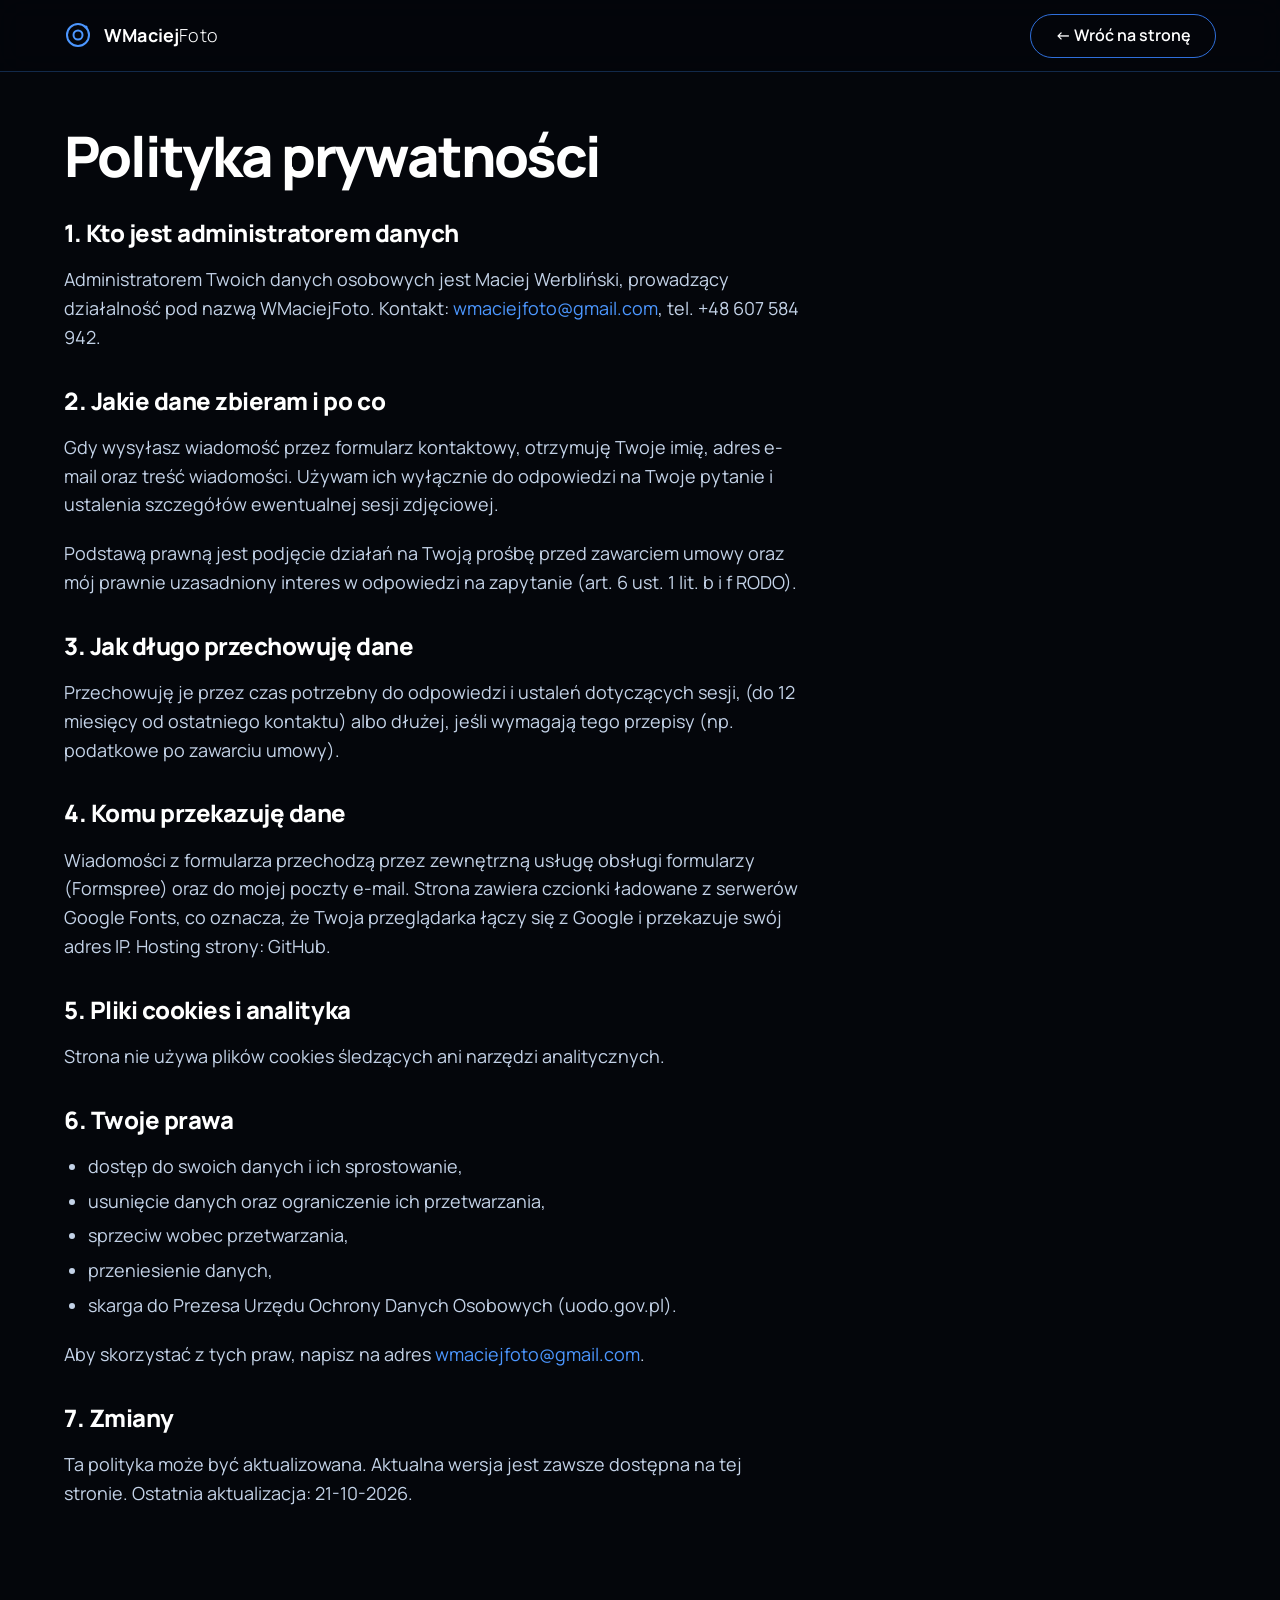
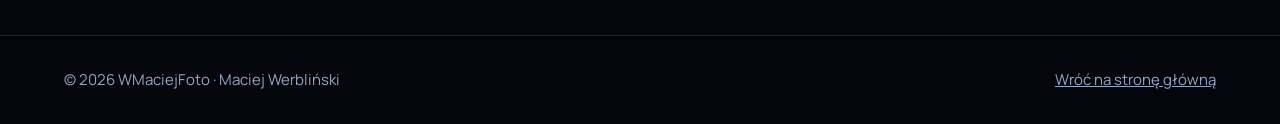
<file: polityka-prywatnosci.html>
<!DOCTYPE html>
<html lang="pl">
<head>
  <meta charset="utf-8">
  <meta name="viewport" content="width=device-width, initial-scale=1">
  <title>Polityka prywatności | WMaciejFoto</title>
  <meta name="robots" content="noindex">
  <meta name="theme-color" content="#04060B">
  <link rel="icon" href="favicon.svg" type="image/svg+xml">
  <link rel="preconnect" href="https://fonts.googleapis.com">
  <link rel="preconnect" href="https://fonts.gstatic.com" crossorigin>
  <link rel="stylesheet" href="https://fonts.googleapis.com/css2?family=Manrope:wght@300;400;500;600;700;800&display=swap">
  <link rel="stylesheet" href="css/style.css">
</head>
<body>
  <header class="site-header scrolled">
    <div class="container header-inner">
      <a class="brand" href="index.html" aria-label="WMaciejFoto – strona główna">
        <svg class="brand-mark" viewBox="0 0 28 28" width="28" height="28" fill="none" stroke="currentColor" stroke-width="2" aria-hidden="true">
          <circle cx="14" cy="14" r="11"/><circle cx="14" cy="14" r="4.5"/><circle cx="22" cy="6" r="1.6" fill="currentColor" stroke="none"/>
        </svg>
        <span class="brand-name"><b>WMaciej</b><i>Foto</i></span>
      </a>
      <a class="btn btn-ghost" href="index.html" style="min-height:44px;padding:10px 24px">← Wróć na stronę</a>
    </div>
  </header>

  <main class="section bg-black" style="padding-top:calc(var(--header-h) + 56px)">
    <div class="container">
      <article class="prose">
      

        <h1>Polityka prywatności</h1>

        <h2>1. Kto jest administratorem danych</h2>
        <p>Administratorem Twoich danych osobowych jest Maciej Werbliński, prowadzący działalność pod nazwą WMaciejFoto. Kontakt: <a href="mailto:wmaciejfoto@gmail.com">wmaciejfoto@gmail.com</a>, tel. +48 607 584 942.</p>

        <h2>2. Jakie dane zbieram i po co</h2>
        <p>Gdy wysyłasz wiadomość przez formularz kontaktowy, otrzymuję Twoje imię, adres e-mail oraz treść wiadomości. Używam ich wyłącznie do odpowiedzi na Twoje pytanie i ustalenia szczegółów ewentualnej sesji zdjęciowej.</p>
        <p>Podstawą prawną jest podjęcie działań na Twoją prośbę przed zawarciem umowy oraz mój prawnie uzasadniony interes w odpowiedzi na zapytanie (art. 6 ust. 1 lit. b i f RODO).</p>

        <h2>3. Jak długo przechowuję dane</h2>
        <p>Przechowuję je przez czas potrzebny do odpowiedzi i ustaleń dotyczących sesji, (do 12 miesięcy od ostatniego kontaktu) albo dłużej, jeśli wymagają tego przepisy (np. podatkowe po zawarciu umowy).</p>

        <h2>4. Komu przekazuję dane</h2>
        <p>Wiadomości z formularza przechodzą przez zewnętrzną usługę obsługi formularzy (Formspree) oraz do mojej poczty e-mail. Strona zawiera czcionki ładowane z serwerów Google Fonts, co oznacza, że Twoja przeglądarka łączy się z Google i przekazuje swój adres IP. Hosting strony: GitHub.</p>

        <h2>5. Pliki cookies i analityka</h2>
        <p>Strona nie używa plików cookies śledzących ani narzędzi analitycznych.</p>

        <h2>6. Twoje prawa</h2>
        <ul>
          <li>dostęp do swoich danych i ich sprostowanie,</li>
          <li>usunięcie danych oraz ograniczenie ich przetwarzania,</li>
          <li>sprzeciw wobec przetwarzania,</li>
          <li>przeniesienie danych,</li>
          <li>skarga do Prezesa Urzędu Ochrony Danych Osobowych (uodo.gov.pl).</li>
        </ul>
        <p>Aby skorzystać z tych praw, napisz na adres <a href="mailto:wmaciejfoto@gmail.com">wmaciejfoto@gmail.com</a>.</p>

        <h2>7. Zmiany</h2>
        <p>Ta polityka może być aktualizowana. Aktualna wersja jest zawsze dostępna na tej stronie. Ostatnia aktualizacja: 21-10-2026.</p>
      </article>
    </div>
  </main>

  <footer class="site-footer">
    <div class="container footer-inner">
      <p>© 2026 WMaciejFoto · Maciej Werbliński</p>
      <p><a href="index.html">Wróć na stronę główną</a></p>
    </div>
  </footer>
</body>
</html>
</file>
<file: css/style.css>
/* =========================================================
   WMaciejFoto – arkusz stylów
   Wszystko, co najczęściej zmieniasz (kolory, czcionka,
   zaokrąglenia), jest w bloku poniżej.
   ========================================================= */

/* ===== EDYTUJ: KOLORY, CZCIONKA, ZAOKRĄGLENIA ===== */
:root {
  /* Kolory */
  --black: #04060B;        /* czerń */
  --navy: #08111F;         /* bardzo ciemny granat */
  --navy-deep: #0A2342;    /* głęboki granat */
  --royal: #1243A8;        /* royal blue */
  --accent: #4C97FF;       /* niebieski akcent (przyciski, wyróżnienia) */
  --ice: #CFE2FF;          /* jasny błękit */
  --text: #E3ECFA;         /* tekst główny */
  --muted: #A8B8D0;        /* tekst przygaszony */
  --line: #1B3F73;         /* linie, ramki */
  --line-soft: #12294A;    /* delikatne linie */

  /* Czcionka (jedna dla całej strony) */
  --font: 'Manrope', system-ui, -apple-system, 'Segoe UI', Roboto, Helvetica, Arial, sans-serif;

  /* Zaokrąglenia */
  --radius-sm: 20px;
  --radius: 24px;
  --radius-lg: 28px;

  /* Układ */
  --header-h: 72px;
  --max: 1280px;
  --gutter: clamp(20px, 5vw, 64px);
}

/* ===== BAZA ===== */
*, *::before, *::after { box-sizing: border-box; }
html { scroll-behavior: smooth; -webkit-text-size-adjust: 100%; }
body {
  margin: 0;
  background: var(--black);
  color: var(--text);
  font-family: var(--font);
  font-size: 1.125rem;
  line-height: 1.6;
  font-weight: 400;
  overflow-x: clip;
}
img { max-width: 100%; display: block; }
a { color: var(--accent); text-decoration: none; }
a:hover { color: #fff; }
p { margin: 0; }
h1, h2, h3 {
  margin: 0;
  color: #fff;
  font-weight: 800;
  letter-spacing: -0.03em;
  line-height: 1.05;
  text-wrap: balance;
}
h1 { font-size: clamp(2.75rem, 7vw, 6.25rem); letter-spacing: -0.035em; line-height: 1; }
h2 { font-size: clamp(2.125rem, 5vw, 4.25rem); letter-spacing: -0.035em; }
h3 { font-size: 1.5rem; font-weight: 700; letter-spacing: -0.02em; line-height: 1.15; }
ul { list-style: none; margin: 0; padding: 0; }
:focus-visible { outline: 3px solid var(--ice); outline-offset: 3px; border-radius: 6px; }
.accent { color: var(--accent); }
.skip-link {
  position: absolute; left: 16px; top: -80px; z-index: 200;
  background: var(--accent); color: var(--black); padding: 12px 20px;
  border-radius: 999px; font-weight: 700;
}
.skip-link:focus { top: 16px; color: var(--black); }

/* ===== UKŁAD OGÓLNY ===== */
.container { max-width: var(--max); margin: 0 auto; padding-inline: var(--gutter); }
.section { padding-block: clamp(72px, 10vw, 128px); scroll-margin-top: var(--header-h); }
.stack { display: flex; flex-direction: column; gap: 24px; min-width: 0; }
.eyebrow {
  font-size: 0.8125rem; font-weight: 700; letter-spacing: 0.2em;
  text-transform: uppercase; color: var(--accent);
}
.lead { font-size: 1.25rem; color: var(--muted); max-width: 32em; }

.bg-black { background: var(--black); }
.bg-navy { background: var(--navy); border-block: 1px solid var(--line-soft); }
.bg-deep { background: var(--navy-deep); }
.bg-royal { background: var(--royal); }

/* ===== PRZYCISKI ===== */
.btn {
  display: inline-flex; align-items: center; justify-content: center;
  min-height: 52px; padding: 14px 32px; border-radius: 999px;
  font: inherit; font-size: 1rem; font-weight: 700; line-height: 1.2;
  border: 1px solid transparent; cursor: pointer;
  transition: transform .2s ease, background .2s ease, color .2s ease, border-color .2s ease;
}
.btn:hover { transform: translateY(-2px); }
.btn-primary { background: var(--accent); color: var(--black); }
.btn-primary:hover { background: #fff; color: var(--black); }
.btn-ghost { border-color: #2F6FDB; color: #fff; font-weight: 600; }
.btn-ghost:hover { border-color: var(--ice); color: #fff; }
.btn-row { display: flex; flex-wrap: wrap; gap: 14px 16px; align-items: center; }
.link-arrow { font-weight: 700; font-size: 1rem; }

/* ===== NAGŁÓWEK I MENU ===== */
.site-header {
  position: fixed; inset: 0 0 auto 0; z-index: 50; height: var(--header-h);
  border-bottom: 1px solid transparent;
  transition: background .3s ease, border-color .3s ease;
}
.site-header.scrolled, .site-header.menu-open {
  background: rgba(4, 6, 11, .74);
  -webkit-backdrop-filter: blur(14px); backdrop-filter: blur(14px);
  border-bottom-color: var(--line-soft);
}
.header-inner {
  height: 100%; display: flex; align-items: center; justify-content: space-between; gap: 24px;
}
.brand { display: inline-flex; align-items: center; gap: 12px; color: #fff; }
.brand:hover { color: #fff; }
.brand-mark { color: var(--accent); flex: none; }
.brand-name { font-size: 1.125rem; letter-spacing: 0.01em; }
.brand-name b { font-weight: 700; }
.brand-name i { font-style: normal; font-weight: 300; }

.nav { display: flex; align-items: center; gap: 8px 32px; }
.nav a:not(.btn) {
  color: var(--text); font-size: 0.875rem; font-weight: 600;
  letter-spacing: 0.12em; text-transform: uppercase; padding: 6px 0;
  border-bottom: 2px solid transparent;
}
.nav a:not(.btn):hover { color: #fff; }
.nav a.active:not(.btn) { color: #fff; border-bottom-color: var(--accent); }
.nav .btn { min-height: 44px; padding: 10px 24px; font-size: 0.9375rem; }

.nav-toggle {
  display: none; width: 48px; height: 48px; border-radius: 50%;
  border: 1px solid var(--line); background: transparent; cursor: pointer;
  align-items: center; justify-content: center; flex-direction: column; gap: 5px; padding: 0;
}
.nav-toggle span { display: block; width: 20px; height: 2px; background: #fff; transition: transform .25s ease, opacity .2s ease; }
.nav-toggle[aria-expanded="true"] span:nth-child(1) { transform: translateY(7px) rotate(45deg); }
.nav-toggle[aria-expanded="true"] span:nth-child(2) { opacity: 0; }
.nav-toggle[aria-expanded="true"] span:nth-child(3) { transform: translateY(-7px) rotate(-45deg); }

@media (max-width: 900px) {
  .nav-toggle { display: flex; }
  .nav {
    position: absolute; top: var(--header-h); left: 0; right: 0;
    display: none; flex-direction: column; align-items: flex-start; gap: 6px;
    padding: 16px var(--gutter) 28px;
    background: rgba(4, 6, 11, .96);
    -webkit-backdrop-filter: blur(14px); backdrop-filter: blur(14px);
    border-bottom: 1px solid var(--line-soft);
  }
  .nav.open { display: flex; }
  .nav a:not(.btn) { font-size: 1rem; padding: 12px 0; width: 100%; }
  .nav .btn { margin-top: 12px; }
}

/* ===== HERO ===== */
.hero { padding-top: calc(var(--header-h) + clamp(32px, 6vw, 72px)); padding-bottom: clamp(72px, 10vw, 128px); }
.hero-grid {
  display: grid; gap: clamp(32px, 5vw, 72px); align-items: center;
  grid-template-columns: repeat(auto-fit, minmax(min(100%, 340px), 1fr));
}
.hero .lead { font-size: 1.3125rem; }
.hero-photo { margin: 0; min-width: 0; }
.hero-photo .ph { border-radius: var(--radius-lg); max-height: min(80vh, 760px); width: 100%; }

/* ===== ZDJĘCIA + ZASTĘPNIKI ===== */
.ph {
  position: relative; display: block; overflow: hidden;
  border-radius: var(--radius-sm);
  aspect-ratio: var(--ar, 4 / 5);
  background: var(--ph-bg, radial-gradient(110% 70% at 50% 0%, #2F6FDB 0%, #0A2342 52%, #04060B 100%));
  border: 1px solid var(--line-soft);
}
.ph::after {
  content: attr(data-label);
  position: absolute; left: 18px; right: 18px; bottom: 16px;
  font-size: 0.8125rem; font-weight: 600; line-height: 1.35;
  color: var(--ice); opacity: .9; text-align: left;
}
.ph img { position: absolute; inset: 0; z-index: 1; width: 100%; height: 100%; object-fit: cover; }

/* ===== OBAWY (3 kolumny) ===== */
.cols-3 { display: grid; gap: 40px; grid-template-columns: repeat(auto-fit, minmax(min(100%, 260px), 1fr)); }
.col { display: flex; flex-direction: column; gap: 8px; min-width: 0; border-top: 2px solid #2F6FDB; padding-top: 20px; }
.col h3 { font-size: 0.8125rem; letter-spacing: 0.18em; text-transform: uppercase; color: var(--accent); font-weight: 700; }
.col p { color: #B7C8E2; }

/* ===== GALERIA (masonry) ===== */
.gallery { columns: 260px; column-gap: 16px; }
.gallery li { break-inside: avoid; margin: 0 0 16px; }
.g-item {
  display: block; width: 100%; padding: 0; margin: 0; border: 0; background: none;
  cursor: zoom-in; border-radius: var(--radius-sm);
  transition: transform .3s ease;
}
.g-item:hover { transform: scale(1.015); }
.gallery li:nth-child(3n+1) .ph { --ph-bg: linear-gradient(160deg, #CFE2FF 0%, #4C97FF 60%, #1E57C8 100%); }
.gallery li:nth-child(3n+1) .ph::after { color: var(--black); }
.gallery li:nth-child(3n+2) .ph { --ph-bg: radial-gradient(90% 80% at 70% 25%, #143A6B 0%, #08111F 60%, #02040A 100%); }
.gallery li:nth-child(3n+3) .ph { --ph-bg: linear-gradient(200deg, #2F6FDB 0%, #0A2342 70%); }

/* ===== PAKIETY ===== */
.cards { display: grid; gap: 24px; align-items: stretch; grid-template-columns: repeat(auto-fit, minmax(min(100%, 300px), 1fr)); }
.card {
  display: flex; flex-direction: column; gap: 18px; min-width: 0;
  padding: clamp(28px, 3vw, 40px);
  border: 1px solid var(--line); border-radius: var(--radius-sm);
}
.card .pack { font-size: 0.8125rem; font-weight: 700; letter-spacing: 0.18em; text-transform: uppercase; color: var(--accent); }
.card h3 { font-size: 1.75rem; }
.card .desc { color: var(--muted); }
.card ul { display: flex; flex-direction: column; gap: 8px; flex-grow: 1; font-size: 1rem; color: var(--text); }
.card li { position: relative; padding-left: 22px; }
.card li::before { content: ""; position: absolute; left: 0; top: .6em; width: 8px; height: 8px; border-radius: 50%; background: var(--accent); }
.price { font-size: 2.75rem; font-weight: 800; letter-spacing: -0.03em; color: #fff; line-height: 1; }
.card-featured { border: 2px solid var(--accent); background: var(--navy-deep); }
.card-featured .desc { color: #B7C8E2; }

/* ===== JAK TO WYGLĄDA ===== */
.steps { display: grid; gap: 32px; grid-template-columns: repeat(auto-fit, minmax(min(100%, 240px), 1fr)); }
.step { display: flex; flex-direction: column; gap: 10px; min-width: 0; border-top: 2px solid #2F6FDB; padding-top: 20px; }
.step .num { font-size: 2.5rem; font-weight: 800; color: var(--accent); line-height: 1; letter-spacing: -0.03em; }
.step p { color: var(--muted); }

/* ===== POZNAJMY SIĘ ===== */
.about-grid {
  display: grid; gap: clamp(32px, 6vw, 88px); align-items: center;
  grid-template-columns: repeat(auto-fit, minmax(min(100%, 320px), 1fr));
}
.about-grid p { color: #B7C8E2; }
.about-photo { margin: 0; min-width: 0; }
.about-photo .ph { border-radius: var(--radius-lg); --ph-bg: linear-gradient(200deg, #4C97FF 0%, #1E57C8 40%, #04060B 100%); }

/* ===== OPINIE ===== */
.eyebrow-ice { color: var(--ice); }
.quotes { display: grid; gap: 32px; grid-template-columns: repeat(auto-fit, minmax(min(100%, 300px), 1fr)); }
.quote { margin: 0; display: flex; flex-direction: column; gap: 20px; min-width: 0; border-top: 2px solid var(--ice); padding-top: 24px; }
.quote blockquote { margin: 0; font-size: 1.3125rem; line-height: 1.5; font-weight: 500; color: #fff; }
.quote figcaption { font-size: 0.875rem; font-weight: 700; letter-spacing: 0.12em; text-transform: uppercase; color: var(--ice); }

/* ===== FAQ ===== */
.faq-grid { display: grid; gap: clamp(32px, 6vw, 88px); grid-template-columns: repeat(auto-fit, minmax(min(100%, 320px), 1fr)); align-items: start; }
.faq-list { min-width: 0; }
.faq-list details { border-top: 1px solid var(--line); }
.faq-list details:last-child { border-bottom: 1px solid var(--line); }
.faq-list summary {
  list-style: none; cursor: pointer; display: flex; align-items: center; justify-content: space-between; gap: 20px;
  padding: 22px 0; font-size: 1.25rem; font-weight: 700; letter-spacing: -0.01em; color: #fff;
}
.faq-list summary::-webkit-details-marker { display: none; }
.faq-list summary::after { content: "+"; flex: none; font-size: 1.75rem; font-weight: 400; color: var(--accent); line-height: 1; }
.faq-list details[open] summary::after { content: "\2013"; }
.faq-list details p { padding: 0 0 24px; color: var(--muted); max-width: 36em; }

/* ===== KONTAKT ===== */
.contact-grid { display: grid; gap: clamp(40px, 6vw, 88px); grid-template-columns: repeat(auto-fit, minmax(min(100%, 320px), 1fr)); }
.contact-grid h2 { font-size: clamp(2.25rem, 5.4vw, 4.75rem); line-height: 1.02; }
.contact-data { display: flex; flex-direction: column; gap: 6px; font-size: 1.25rem; font-weight: 600; }
.contact-data a { color: #fff; }
.contact-data a:hover { color: var(--accent); }
.contact-data span { color: #B7C8E2; font-weight: 400; }
.socials { display: flex; flex-wrap: wrap; gap: 8px 28px; font-weight: 700; font-size: 1rem; }

.form {
  min-width: 0; display: flex; flex-direction: column; gap: 20px;
  padding: clamp(24px, 3vw, 44px); background: var(--black);
  border: 1px solid var(--line); border-radius: var(--radius);
}
.field { display: flex; flex-direction: column; gap: 8px; }
.field label { font-size: 0.8125rem; font-weight: 700; letter-spacing: 0.14em; text-transform: uppercase; color: var(--accent); }
.field input, .field textarea {
  width: 100%; min-width: 0; font: inherit; font-size: 1.0625rem; color: #fff;
  background: rgba(255, 255, 255, .04); border: 1px solid var(--line);
  border-radius: 14px; padding: 14px 16px;
}
.field textarea { resize: vertical; min-height: 130px; }
.field input:focus, .field textarea:focus { outline: none; border-color: var(--accent); box-shadow: 0 0 0 3px rgba(76, 151, 255, .25); }
.field input::placeholder, .field textarea::placeholder { color: #6F83A1; }
.consent { display: flex; gap: 12px; align-items: flex-start; font-size: 0.9375rem; color: var(--muted); }
.consent input { flex: none; width: 22px; height: 22px; margin: 2px 0 0; accent-color: var(--accent); }
.consent a { text-decoration: underline; }
.hp { position: absolute; left: -9999px; width: 1px; height: 1px; overflow: hidden; }
.form-status { font-size: 1rem; min-height: 1.5em; }
.form-status[data-state="ok"] { color: #7FE0A8; }
.form-status[data-state="error"] { color: #FF9AA2; }
.form-status[data-state="info"] { color: var(--ice); }
.form .btn { align-self: flex-start; }

/* ===== STOPKA ===== */
.site-footer { background: var(--black); border-top: 1px solid var(--line-soft); }
.footer-inner { display: flex; flex-wrap: wrap; gap: 12px 32px; justify-content: space-between; padding-block: 32px; font-size: 0.9375rem; color: #8FA6C4; }
.footer-inner a { color: #8FA6C4; text-decoration: underline; }
.footer-inner a:hover { color: #fff; }

/* ===== LIGHTBOX ===== */
.lb {
  position: fixed; inset: 0; z-index: 100; display: flex; align-items: center; justify-content: center;
  background: rgba(2, 4, 10, .95); padding: 24px;
}
.lb[hidden] { display: none; }
.lb-fig { margin: 0; max-width: 100%; display: flex; flex-direction: column; gap: 12px; align-items: flex-start; }
.lb-fig img { max-width: min(92vw, 1100px); max-height: 80vh; width: auto; height: auto; border-radius: 16px; object-fit: contain; }
.lb-fig figcaption { font-size: 0.9375rem; color: var(--muted); }
.lb-btn {
  position: absolute; width: 52px; height: 52px; border-radius: 50%; border: 1px solid var(--line);
  background: rgba(10, 35, 66, .85); color: #fff; cursor: pointer; display: flex; align-items: center; justify-content: center; padding: 0;
}
.lb-btn:hover { background: var(--accent); color: var(--black); }
.lb-close { top: 20px; right: 20px; }
.lb-prev { left: 20px; top: 50%; transform: translateY(-50%); }
.lb-next { right: 20px; top: 50%; transform: translateY(-50%); }
@media (max-width: 600px) {
  .lb { padding: 12px; }
  .lb-prev, .lb-next { top: auto; bottom: 20px; transform: none; }
  .lb-prev { left: 20px; }
  .lb-next { right: 20px; }
}

/* ===== POJAWIANIE SIĘ SEKCJI ===== */
.js .reveal { opacity: 0; transform: translateY(24px); transition: opacity .8s ease, transform .8s ease; }
.js .reveal.in { opacity: 1; transform: none; }

/* ===== STRONA POLITYKI PRYWATNOŚCI ===== */
.prose { max-width: 46rem; display: flex; flex-direction: column; gap: 20px; }
.prose h1 { font-size: clamp(2.25rem, 5vw, 3.5rem); }
.prose h2 { font-size: 1.5rem; letter-spacing: -0.02em; margin-top: 16px; }
.prose p, .prose li { color: #C4D3E8; }
.prose ul { list-style: disc; padding-left: 24px; display: flex; flex-direction: column; gap: 6px; }
.prose .note { border: 1px solid var(--line); border-radius: var(--radius-sm); padding: 18px 22px; background: var(--navy); color: var(--ice); font-size: 1rem; }

/* ===== RUCH OGRANICZONY ===== */
@media (prefers-reduced-motion: reduce) {
  html { scroll-behavior: auto; }
  .js .reveal { opacity: 1; transform: none; transition: none; }
  *, *::before, *::after { animation: none !important; transition: none !important; }
}
</file>
